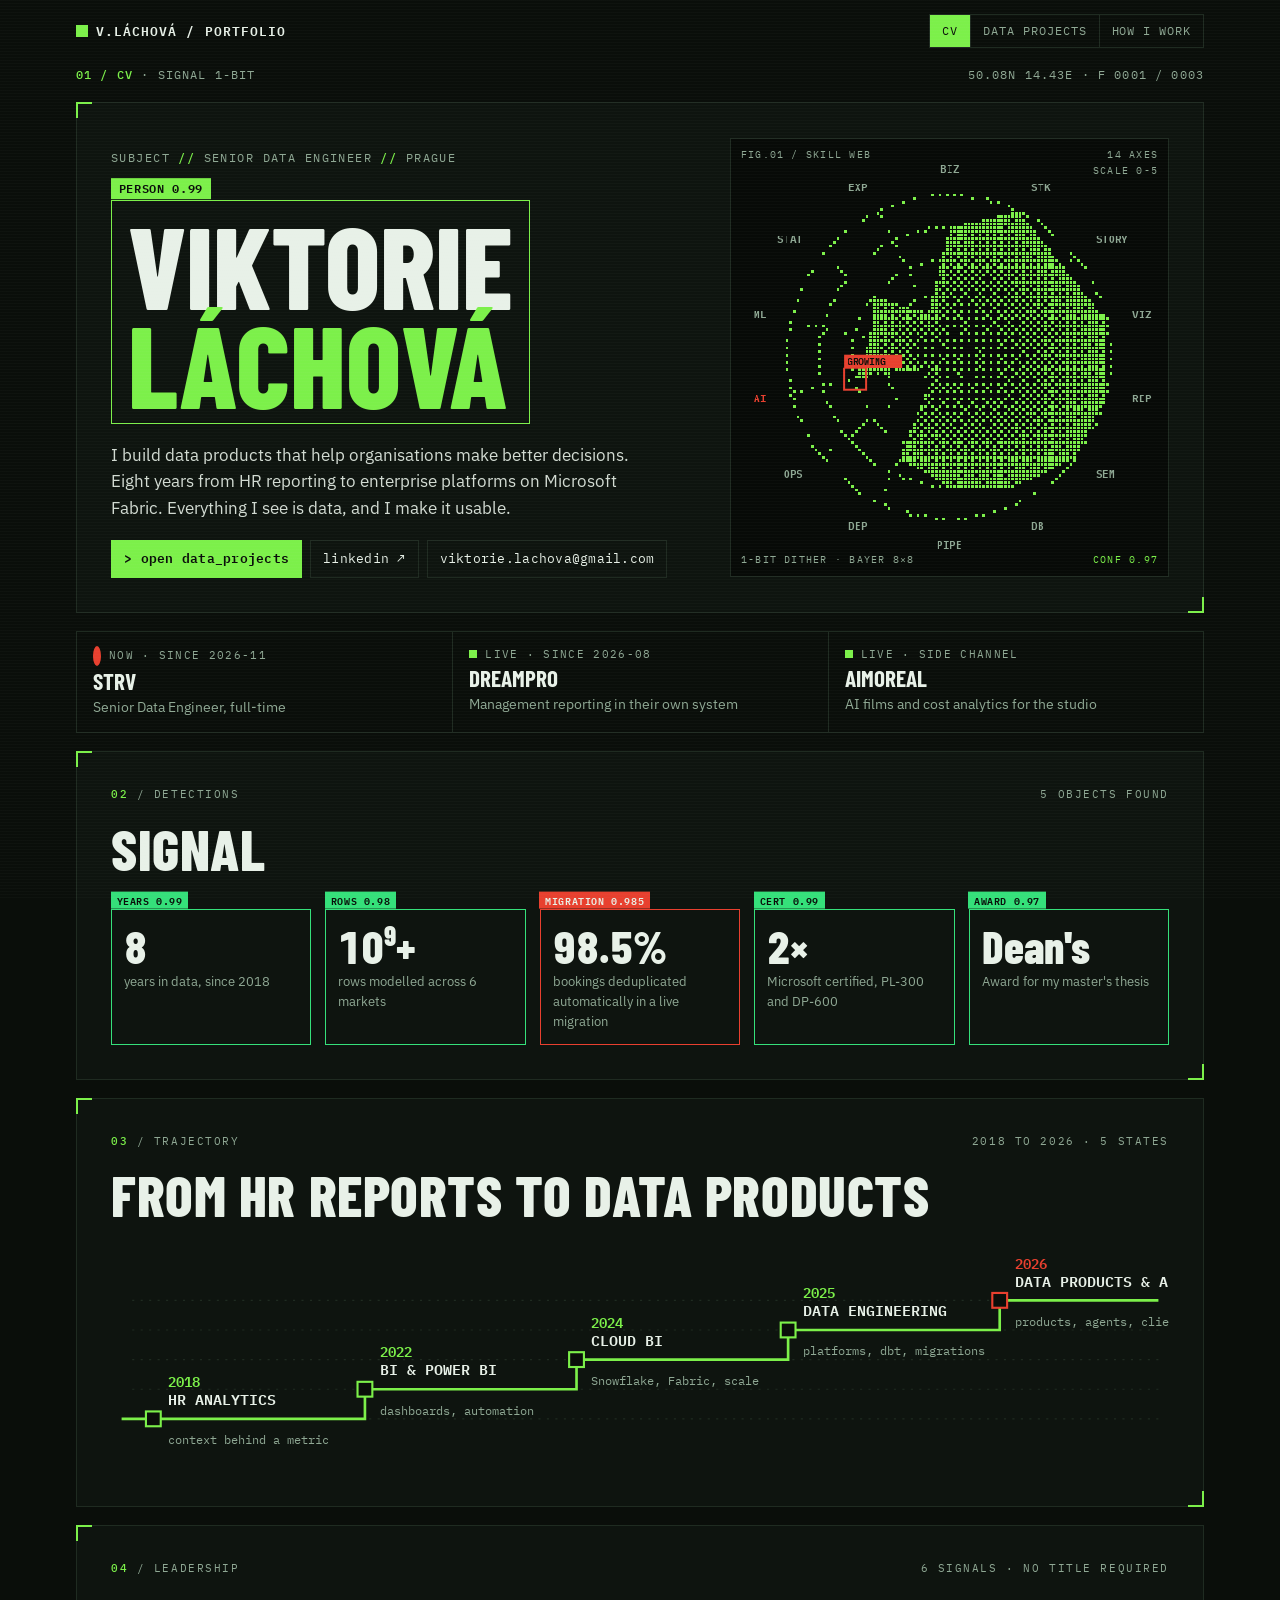
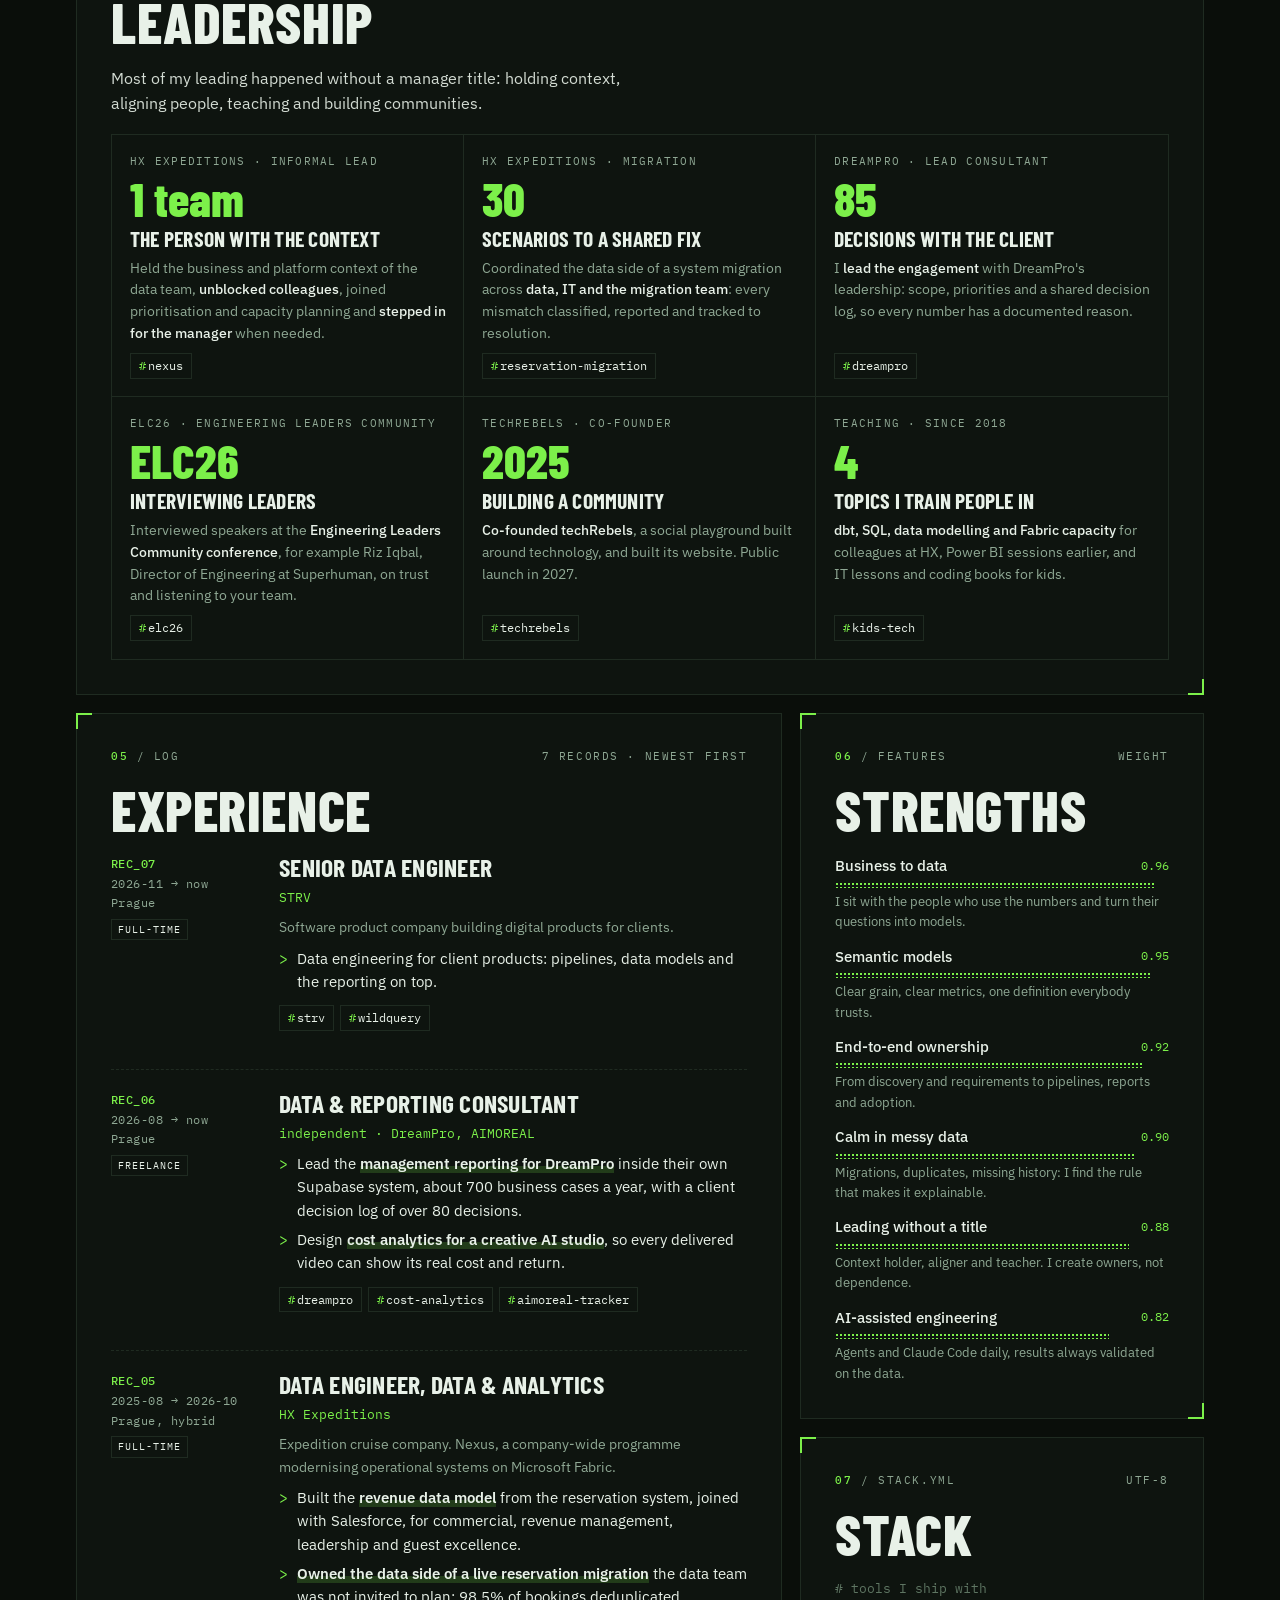
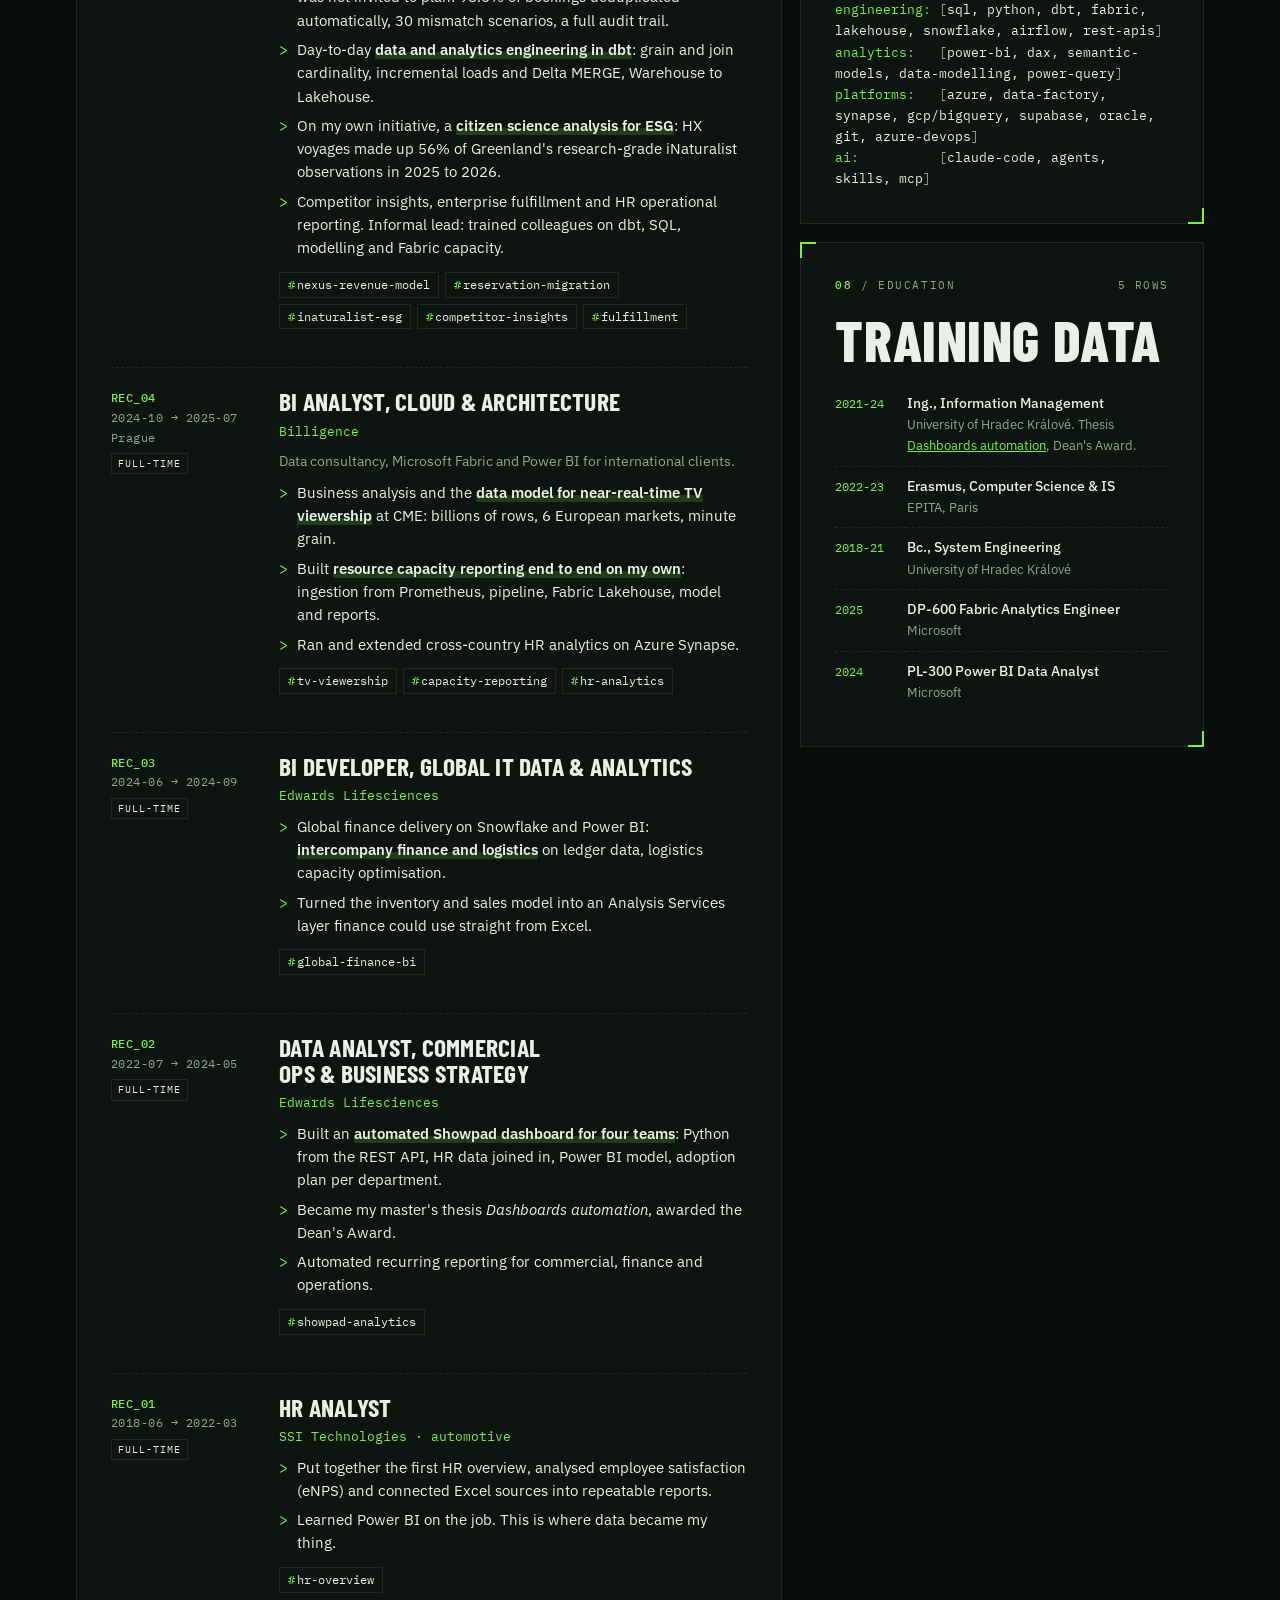
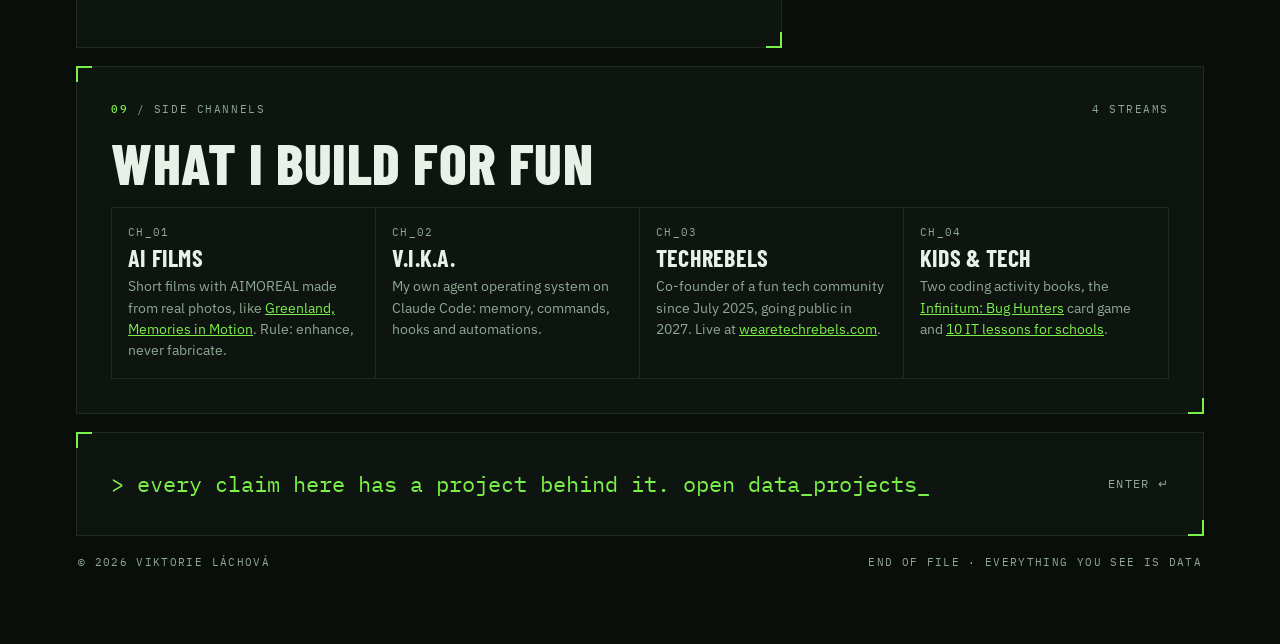
<file: index.html>
<!doctype html>
<html lang="en">
<meta charset="utf-8">
<meta name="viewport" content="width=device-width, initial-scale=1, viewport-fit=cover">
<title>Viktorie Láchová · CV</title>
<meta name="claude:viewport-fit-sides" content="cover">
<meta name="description" content="CV of Viktorie Láchová, Senior Data Engineer in Prague: data products, Microsoft Fabric, dbt, semantic models.">
<meta property="og:title" content="Viktorie Láchová · CV">
<meta property="og:description" content="Senior Data Engineer in Prague: data products, Microsoft Fabric, dbt, semantic models.">
<meta property="og:type" content="website">
<link rel="preconnect" href="https://fonts.googleapis.com">
<link rel="stylesheet" href="https://fonts.googleapis.com/css2?family=Barlow+Condensed:wght@500;700;800&family=IBM+Plex+Mono:wght@400;500;600&family=IBM+Plex+Sans:wght@400;500&display=swap">
<link rel="stylesheet" href="site.css">
<style>
/* CV in the "Everything you see is data" language: near-black screen, 1-bit dithered acid green,
   one red tracker accent, HUD corner tags, detection boxes with confidence, records instead of cards.
   Deliberately single-theme (a screen), so every colour is set here explicitly. */
:root {
  --d-bg: #0A0E0A; --d-panel: #0E140F; --d-line: #1F2B21; --d-green: #7CF04A; --d-green-2: #35E07A;
  --d-ink: #E8F1E8; --d-muted: #8FA894; --d-red: #E8402F;
  --d-display: "Barlow Condensed", "Bahnschrift", "Arial Narrow", sans-serif;
  --d-mono: "IBM Plex Mono", Consolas, ui-monospace, monospace;
  --d-body: "IBM Plex Sans", "Segoe UI", system-ui, sans-serif;
  color-scheme: dark;
}
html { background: var(--d-bg); }
body { background: var(--d-bg); color: var(--d-ink); font-family: var(--d-body); }
body::after { content: ""; position: fixed; inset: 0; pointer-events: none; z-index: 50;
  background: repeating-linear-gradient(180deg, rgba(232,241,232,0.025) 0 1px, transparent 1px 3px); }
::selection { background: var(--d-green); color: var(--d-bg); }
a { color: var(--d-green); }
:focus-visible { outline: 2px solid var(--d-green); outline-offset: 2px; }
.wrap { gap: 18px; }

/* top HUD + page tabs */
.hud { display: flex; justify-content: space-between; align-items: center; gap: 12px; flex-wrap: wrap; font-family: var(--d-mono); font-size: 0.72rem; letter-spacing: 0.1em; text-transform: uppercase; color: var(--d-muted); }
.hud b { color: var(--d-green); font-weight: 500; }
.brand { color: var(--d-ink); font-family: var(--d-mono); font-weight: 600; font-size: 0.82rem; letter-spacing: 0.08em; text-transform: uppercase; }
.brand i { background: var(--d-green); border-radius: 0; width: 12px; height: 12px; }
.pages { background: transparent; border: 1px solid var(--d-line); border-radius: 0; padding: 0; gap: 0; }
.pages a { color: var(--d-muted); font-family: var(--d-mono); font-size: 0.74rem; letter-spacing: 0.08em; text-transform: uppercase; border-radius: 0; padding: 7px 12px; border-left: 1px solid var(--d-line); }
.pages a:first-child { border-left: 0; }
.pages a:hover { color: var(--d-ink); }
.pages a[aria-current="page"] { background: var(--d-green); color: var(--d-bg); }

/* frame: thin border with corner ticks and index tags, like the video's HUD */
.frame { position: relative; border: 1px solid var(--d-line); background: var(--d-panel); padding: clamp(18px, 4vw, 34px); display: flex; flex-direction: column; gap: 18px; border-radius: 0; }
.frame::before, .frame::after { content: ""; position: absolute; width: 14px; height: 14px; border-color: var(--d-green); border-style: solid; pointer-events: none; }
.frame::before { top: -1px; left: -1px; border-width: 2px 0 0 2px; }
.frame::after { bottom: -1px; right: -1px; border-width: 0 2px 2px 0; }
.idx { display: flex; justify-content: space-between; gap: 10px; flex-wrap: wrap; font-family: var(--d-mono); font-size: 0.7rem; letter-spacing: 0.14em; text-transform: uppercase; color: var(--d-muted); }
.idx b { color: var(--d-green); font-weight: 500; }
h2.big { font-family: var(--d-display); font-weight: 800; text-transform: uppercase; font-size: clamp(2rem, 5.5vw, 3.6rem); letter-spacing: 0.01em; line-height: 0.92; }

/* hero */
.hero { display: grid; grid-template-columns: minmax(0, 1.35fr) minmax(0, 1fr); gap: 26px; align-items: center; }
@media (max-width: 880px) { .hero { grid-template-columns: 1fr; } }
.hero-text { display: flex; flex-direction: column; gap: 18px; min-width: 0; padding-top: 12px; }
.subject { font-family: var(--d-mono); font-size: 0.74rem; letter-spacing: 0.12em; text-transform: uppercase; color: var(--d-muted); }
.subject b { color: var(--d-green); font-weight: 500; }
.detect { position: relative; align-self: flex-start; max-width: 100%; padding: 14px 16px 10px; border: 1.5px solid var(--d-green); margin-top: 14px; }
.detect .lab { position: absolute; top: -1px; left: -1.5px; transform: translateY(-100%); background: var(--d-green); color: var(--d-bg); font-family: var(--d-mono); font-weight: 600; font-size: 0.72rem; letter-spacing: 0.06em; padding: 2px 8px; white-space: nowrap; }
.detect h1 { font-family: var(--d-display); font-weight: 800; text-transform: uppercase; font-size: clamp(3rem, 11vw, 7.2rem); line-height: 0.86; letter-spacing: 0; color: var(--d-ink); }
.detect h1 span { color: var(--d-green); }
.lede { font-size: 1.08rem; color: var(--d-ink); opacity: 0.9; max-width: 56ch; }
.cmds { display: flex; flex-wrap: wrap; gap: 8px; }
.cmd { font-family: var(--d-mono); font-size: 0.8rem; text-decoration: none; color: var(--d-ink); border: 1px solid var(--d-line); background: transparent; padding: 8px 12px; cursor: pointer; letter-spacing: 0.02em; }
.cmd:hover { border-color: var(--d-green); color: var(--d-green); }
.cmd.go { background: var(--d-green); color: var(--d-bg); border-color: var(--d-green); font-weight: 600; }
.cmd.go:hover { background: var(--d-ink); border-color: var(--d-ink); color: var(--d-bg); }
.fig { position: relative; border: 1px solid var(--d-line); background: #070A07; aspect-ratio: 1 / 1; max-width: 100%; margin: 0; }
.fig canvas { display: block; width: 100%; height: 100%; image-rendering: pixelated; }
.fig .c { position: absolute; font-family: var(--d-mono); font-size: 0.64rem; letter-spacing: 0.12em; text-transform: uppercase; color: var(--d-muted); }
.fig .tl { top: 8px; left: 10px; } .fig .tr { top: 8px; right: 10px; text-align: right; } .fig .bl { bottom: 8px; left: 10px; } .fig .br { bottom: 8px; right: 10px; color: var(--d-green); }

/* live feed */
.feed { display: grid; grid-template-columns: repeat(3, minmax(0, 1fr)); border: 1px solid var(--d-line); }
@media (max-width: 760px) { .feed { grid-template-columns: 1fr; } }
.feed > div { padding: 14px 16px; border-left: 1px solid var(--d-line); display: flex; flex-direction: column; gap: 4px; min-width: 0; }
.feed > div:first-child { border-left: 0; }
@media (max-width: 760px) { .feed > div { border-left: 0; border-top: 1px solid var(--d-line); } .feed > div:first-child { border-top: 0; } }
.feed .t { font-family: var(--d-mono); font-size: 0.68rem; letter-spacing: 0.12em; text-transform: uppercase; color: var(--d-muted); display: flex; align-items: center; gap: 8px; }
.feed .t i { width: 8px; height: 8px; background: var(--d-green); display: inline-block; }
.feed .t i.rec { background: var(--d-red); border-radius: 50%; animation: blink 1.2s steps(2, end) infinite; }
.feed b { font-family: var(--d-display); font-size: 1.45rem; font-weight: 700; text-transform: uppercase; line-height: 1; }
.feed span { font-size: 0.86rem; color: var(--d-muted); }
@keyframes blink { 50% { opacity: 0.15; } }

/* detections (stats) */
.dets { display: grid; grid-template-columns: repeat(5, minmax(0, 1fr)); gap: 26px 14px; padding-top: 16px; }
@media (max-width: 900px) { .dets { grid-template-columns: repeat(2, minmax(0, 1fr)); } }
.det { position: relative; border: 1.5px solid var(--d-green-2); padding: 16px 12px 12px; display: flex; flex-direction: column; gap: 6px; min-width: 0; }
.det .lab { position: absolute; top: -1px; left: -1.5px; transform: translateY(-100%); background: var(--d-green-2); color: var(--d-bg); font-family: var(--d-mono); font-size: 0.62rem; font-weight: 600; letter-spacing: 0.06em; padding: 1px 6px; white-space: nowrap; }
.det b { font-family: var(--d-display); font-size: clamp(2rem, 4vw, 2.8rem); font-weight: 800; line-height: 0.9; font-variant-numeric: tabular-nums; color: var(--d-ink); }
.det span { font-size: 0.8rem; color: var(--d-muted); }
.det.red { border-color: var(--d-red); }
.det.red .lab { background: var(--d-red); color: var(--d-ink); }

/* leadership: records with a big value, like detections but calmer */
.leads { display: grid; grid-template-columns: repeat(3, minmax(0, 1fr)); border: 1px solid var(--d-line); }
@media (max-width: 900px) { .leads { grid-template-columns: repeat(2, minmax(0, 1fr)); } }
@media (max-width: 560px) { .leads { grid-template-columns: 1fr; } }
.lead { padding: 18px; border-left: 1px solid var(--d-line); border-top: 1px solid var(--d-line); margin: -1px 0 0 -1px; display: flex; flex-direction: column; gap: 8px; min-width: 0; }
.lead .k { font-family: var(--d-mono); font-size: 0.66rem; letter-spacing: 0.12em; text-transform: uppercase; color: var(--d-muted); }
.lead b { font-family: var(--d-display); font-size: clamp(2.2rem, 4vw, 3rem); font-weight: 800; line-height: 0.9; color: var(--d-green); }
.lead h3 { font-family: var(--d-display); font-size: 1.35rem; font-weight: 700; text-transform: uppercase; line-height: 1; }
.lead p { font-size: 0.88rem; color: var(--d-muted); }
.lead p strong { color: var(--d-ink); font-weight: 500; }
.lead .links { margin-top: auto; }

/* trajectory */
.traj-wrap { overflow-x: auto; }
.traj-wrap svg { display: block; width: 100%; min-width: 640px; height: auto; }
.traj-wrap text { font-family: var(--d-mono); }

/* records (experience) */
.cols { display: grid; grid-template-columns: minmax(0, 1.75fr) minmax(0, 1fr); gap: 18px; align-items: start; }
@media (max-width: 920px) { .cols { grid-template-columns: 1fr; } }
.side { display: flex; flex-direction: column; gap: 18px; min-width: 0; }
.rec { display: grid; grid-template-columns: 150px minmax(0, 1fr); gap: 18px; padding: 20px 0; border-top: 1px dashed var(--d-line); }
.rec:first-of-type { border-top: 0; padding-top: 0; }
@media (max-width: 600px) { .rec { grid-template-columns: 1fr; gap: 8px; } }
.meta { font-family: var(--d-mono); font-size: 0.72rem; line-height: 1.7; color: var(--d-muted); letter-spacing: 0.04em; }
.meta .id { color: var(--d-green); font-weight: 500; }
.meta .type { display: inline-block; margin-top: 6px; border: 1px solid var(--d-line); padding: 1px 6px; text-transform: uppercase; letter-spacing: 0.1em; font-size: 0.64rem; color: var(--d-ink); }
.body { display: flex; flex-direction: column; gap: 8px; min-width: 0; }
.body h3 { font-family: var(--d-display); font-weight: 700; text-transform: uppercase; font-size: 1.6rem; line-height: 1; letter-spacing: 0.01em; }
.body .org { font-family: var(--d-mono); font-size: 0.82rem; color: var(--d-green); }
.body .ctx { font-size: 0.9rem; color: var(--d-muted); }
.body ul { margin: 0; padding: 0; list-style: none; display: flex; flex-direction: column; gap: 6px; font-size: 0.94rem; }
.body li { position: relative; padding-left: 18px; }
.body li::before { content: ">"; position: absolute; left: 0; color: var(--d-green); font-family: var(--d-mono); }
.body strong { color: var(--d-ink); font-weight: 600; background: linear-gradient(transparent 62%, rgba(124,240,74,0.18) 62%); }
.links { display: flex; flex-wrap: wrap; gap: 6px; margin-top: 4px; }
.links a { font-family: var(--d-mono); font-size: 0.72rem; text-decoration: none; color: var(--d-ink); border: 1px solid var(--d-line); padding: 3px 8px; }
.links a::before { content: "#"; color: var(--d-green); margin-right: 2px; }
.links a:hover { border-color: var(--d-green); color: var(--d-green); }

/* features (strengths) */
.feat { display: flex; flex-direction: column; gap: 12px; }
.feat div { display: grid; grid-template-columns: minmax(0, 1fr) 70px; gap: 4px 12px; align-items: center; }
.feat b { font-size: 0.95rem; font-weight: 500; }
.feat .w { font-family: var(--d-mono); font-size: 0.72rem; color: var(--d-green); text-align: right; }
.feat .bar { grid-column: 1 / -1; height: 6px; background-image: radial-gradient(var(--d-green) 1px, transparent 1.4px); background-size: 4px 4px; }
.feat span.d { grid-column: 1 / -1; font-size: 0.82rem; color: var(--d-muted); }

/* stack as code */
pre.code { margin: 0; font-family: var(--d-mono); font-size: 0.8rem; line-height: 1.65; color: var(--d-ink); white-space: pre-wrap; overflow-wrap: anywhere; }
.code .k { color: var(--d-green); } .code .p { color: var(--d-muted); } .code .c { color: #5E7562; }

/* table (education) */
.tbl { width: 100%; border-collapse: collapse; font-size: 0.86rem; }
.tbl td { padding: 9px 0; border-top: 1px dashed var(--d-line); vertical-align: top; }
.tbl tr:first-child td { border-top: 0; }
.tbl td:first-child { font-family: var(--d-mono); font-size: 0.72rem; color: var(--d-green); width: 72px; padding-top: 11px; }
.tbl b { display: block; font-weight: 500; }
.tbl span { color: var(--d-muted); font-size: 0.82rem; }

/* side channels */
.chan { display: grid; grid-template-columns: repeat(4, minmax(0, 1fr)); border: 1px solid var(--d-line); }
@media (max-width: 900px) { .chan { grid-template-columns: repeat(2, minmax(0, 1fr)); } }
@media (max-width: 520px) { .chan { grid-template-columns: 1fr; } }
.chan > div { padding: 16px; border-left: 1px solid var(--d-line); border-top: 1px solid var(--d-line); margin: -1px 0 0 -1px; display: flex; flex-direction: column; gap: 6px; min-width: 0; }
.chan .n { font-family: var(--d-mono); font-size: 0.66rem; letter-spacing: 0.12em; color: var(--d-muted); }
.chan h3 { font-family: var(--d-display); font-size: 1.5rem; font-weight: 700; text-transform: uppercase; line-height: 1; }
.chan p { font-size: 0.86rem; color: var(--d-muted); }

/* prompt CTA */
.prompt { display: flex; align-items: center; justify-content: space-between; gap: 14px; flex-wrap: wrap; font-family: var(--d-mono); }
.prompt a { font-size: clamp(1rem, 2.6vw, 1.4rem); color: var(--d-green); text-decoration: none; }
.prompt a::after { content: "_"; animation: blink 1s steps(2, end) infinite; }
.prompt span { color: var(--d-muted); font-size: 0.78rem; letter-spacing: 0.1em; text-transform: uppercase; }
footer { font-family: var(--d-mono); font-size: 0.7rem; letter-spacing: 0.12em; text-transform: uppercase; color: var(--d-muted); display: flex; justify-content: space-between; gap: 10px; flex-wrap: wrap; padding: 0 2px; }
@media (prefers-reduced-motion: reduce) { .feed .t i.rec, .prompt a::after { animation: none; } }
</style>

<div class="wrap">
  <nav class="topnav" aria-label="Pages">
    <a class="brand" href="index.html"><i></i>V.Láchová / portfolio</a>
    <div class="pages"><a href="index.html" aria-current="page">CV</a><a href="projects.html">Data projects</a><a href="how-i-work.html">How I work</a></div>
  </nav>
  <div class="hud" aria-hidden="true"><span><b>01 / CV</b> · signal 1-bit</span><span>50.08N 14.43E · F 0001 / 0003</span></div>

  <header class="frame">
    <div class="hero">
      <div class="hero-text">
        <span class="subject">Subject <b>//</b> Senior Data Engineer <b>//</b> Prague</span>
        <div class="detect"><span class="lab">PERSON 0.99</span><h1>Viktorie<br><span>Láchová</span></h1></div>
        <p class="lede">I build data products that help organisations make better decisions. Eight years from HR reporting to enterprise platforms on Microsoft Fabric. Everything I see is data, and I make it usable.</p>
        <div class="cmds">
          <a class="cmd go" href="projects.html">&gt; open data_projects</a>
          <a class="cmd" href="https://www.linkedin.com/in/viktorielachova" target="_blank" rel="noopener">linkedin ↗</a>
          <button class="cmd" type="button" id="copyMail" data-mail="viktorie.lachova@gmail.com">viktorie.lachova@gmail.com</button>
        </div>
      </div>
      <figure class="fig">
        <canvas id="web" width="480" height="480" role="img" aria-label="My skill web as a 1-bit dithered image, strongest in business, stakeholders, reporting and semantic models"></canvas>
        <span class="c tl">Fig.01 / skill web</span><span class="c tr">14 axes<br>scale 0-5</span>
        <span class="c bl">1-bit dither · bayer 8×8</span><span class="c br">conf 0.97</span>
      </figure>
    </div>
  </header>

  <div class="feed" aria-label="Now">
    <div><span class="t"><i class="rec"></i>Now · since 2026-11</span><b>STRV</b><span>Senior Data Engineer, full-time</span></div>
    <div><span class="t"><i></i>Live · since 2026-08</span><b>DreamPro</b><span>Management reporting in their own system</span></div>
    <div><span class="t"><i></i>Live · side channel</span><b>AIMOREAL</b><span>AI films and cost analytics for the studio</span></div>
  </div>

  <section class="frame" aria-labelledby="sig-h">
    <div class="idx"><span><b>02</b> / detections</span><span>5 objects found</span></div>
    <h2 class="big" id="sig-h">Signal</h2>
    <div class="dets">
      <div class="det"><span class="lab">YEARS 0.99</span><b>8</b><span>years in data, since 2018</span></div>
      <div class="det"><span class="lab">ROWS 0.98</span><b>10⁹+</b><span>rows modelled across 6 markets</span></div>
      <div class="det red"><span class="lab">MIGRATION 0.985</span><b>98.5%</b><span>bookings deduplicated automatically in a live migration</span></div>
      <div class="det"><span class="lab">CERT 0.99</span><b>2×</b><span>Microsoft certified, PL-300 and DP-600</span></div>
      <div class="det"><span class="lab">AWARD 0.97</span><b>Dean's</b><span>Award for my master's thesis</span></div>
    </div>
  </section>

  <section class="frame" aria-labelledby="traj-h">
    <div class="idx"><span><b>03</b> / trajectory</span><span>2018 to 2026 · 5 states</span></div>
    <h2 class="big" id="traj-h">From HR reports to data products</h2>
    <div class="traj-wrap"><svg id="trajSvg" viewBox="0 0 1000 220" role="img" aria-label="Career path from HR analytics in 2018 to data products and AI in 2026"></svg></div>
  </section>

  <section class="frame" aria-labelledby="lead-h">
    <div class="idx"><span><b>04</b> / leadership</span><span>6 signals · no title required</span></div>
    <h2 class="big" id="lead-h">Leadership</h2>
    <p class="lede" style="font-size:1rem">Most of my leading happened without a manager title: holding context, aligning people, teaching and building communities.</p>
    <div class="leads">
      <div class="lead"><span class="k">HX Expeditions · informal lead</span><b>1 team</b><h3>The person with the context</h3><p>Held the business and platform context of the data team, <strong>unblocked colleagues</strong>, joined prioritisation and capacity planning and <strong>stepped in for the manager</strong> when needed.</p><div class="links"><a href="projects.html#hx-nexus">nexus</a></div></div>
      <div class="lead"><span class="k">HX Expeditions · migration</span><b>30</b><h3>Scenarios to a shared fix</h3><p>Coordinated the data side of a system migration across <strong>data, IT and the migration team</strong>: every mismatch classified, reported and tracked to resolution.</p><div class="links"><a href="projects.html#hx-migration">reservation-migration</a></div></div>
      <div class="lead"><span class="k">DreamPro · lead consultant</span><b>85</b><h3>Decisions with the client</h3><p>I <strong>lead the engagement</strong> with DreamPro's leadership: scope, priorities and a shared decision log, so every number has a documented reason.</p><div class="links"><a href="projects.html#dreampro">dreampro</a></div></div>
      <div class="lead"><span class="k">ELC26 · Engineering Leaders Community</span><b>ELC26</b><h3>Interviewing leaders</h3><p>Interviewed speakers at the <strong>Engineering Leaders Community conference</strong>, for example Riz Iqbal, Director of Engineering at Superhuman, on trust and listening to your team.</p><div class="links"><a href="projects.html#elc26">elc26</a></div></div>
      <div class="lead"><span class="k">techRebels · co-founder</span><b>2025</b><h3>Building a community</h3><p><strong>Co-founded techRebels</strong>, a social playground built around technology, and built its website. Public launch in 2027.</p><div class="links"><a href="projects.html#techrebels">techrebels</a></div></div>
      <div class="lead"><span class="k">Teaching · since 2018</span><b>4</b><h3>Topics I train people in</h3><p><strong>dbt, SQL, data modelling and Fabric capacity</strong> for colleagues at HX, Power BI sessions earlier, and IT lessons and coding books for kids.</p><div class="links"><a href="projects.html#kids-tech">kids-tech</a></div></div>
    </div>
  </section>

  <div class="cols">
    <section class="frame" aria-labelledby="log-h">
      <div class="idx"><span><b>05</b> / log</span><span>7 records · newest first</span></div>
      <h2 class="big" id="log-h">Experience</h2>

      <article class="rec">
        <div class="meta"><span class="id">REC_07</span><br>2026-11 → now<br>Prague<br><span class="type">full-time</span></div>
        <div class="body">
          <h3>Senior Data Engineer</h3>
          <span class="org">STRV</span>
          <span class="ctx">Software product company building digital products for clients.</span>
          <ul>
            <li>Data engineering for client products: pipelines, data models and the reporting on top.</li>
          </ul>
          <div class="links"><a href="projects.html#strv">strv</a><a href="projects.html#wildquery">wildquery</a></div>
        </div>
      </article>

      <article class="rec">
        <div class="meta"><span class="id">REC_06</span><br>2026-08 → now<br>Prague<br><span class="type">freelance</span></div>
        <div class="body">
          <h3>Data & reporting consultant</h3>
          <span class="org">independent · DreamPro, AIMOREAL</span>
          <ul>
            <li>Lead the <strong>management reporting for DreamPro</strong> inside their own Supabase system, about 700 business cases a year, with a client decision log of over 80 decisions.</li>
            <li>Design <strong>cost analytics for a creative AI studio</strong>, so every delivered video can show its real cost and return.</li>
          </ul>
          <div class="links"><a href="projects.html#dreampro">dreampro</a><a href="projects.html#aimoreal-cost">cost-analytics</a><a href="projects.html#aimoreal-tracker">aimoreal-tracker</a></div>
        </div>
      </article>

      <article class="rec">
        <div class="meta"><span class="id">REC_05</span><br>2025-08 → 2026-10<br>Prague, hybrid<br><span class="type">full-time</span></div>
        <div class="body">
          <h3>Data Engineer, Data & Analytics</h3>
          <span class="org">HX Expeditions</span>
          <span class="ctx">Expedition cruise company. Nexus, a company-wide programme modernising operational systems on Microsoft Fabric.</span>
          <ul>
            <li>Built the <strong>revenue data model</strong> from the reservation system, joined with Salesforce, for commercial, revenue management, leadership and guest excellence.</li>
            <li><strong>Owned the data side of a live reservation migration</strong> the data team was not invited to plan: 98.5% of bookings deduplicated automatically, 30 mismatch scenarios, a full audit trail.</li>
            <li>Day-to-day <strong>data and analytics engineering in dbt</strong>: grain and join cardinality, incremental loads and Delta MERGE, Warehouse to Lakehouse.</li>
            <li>On my own initiative, a <strong>citizen science analysis for ESG</strong>: HX voyages made up 56% of Greenland's research-grade iNaturalist observations in 2025 to 2026.</li>
            <li>Competitor insights, enterprise fulfillment and HR operational reporting. Informal lead: trained colleagues on dbt, SQL, modelling and Fabric capacity.</li>
          </ul>
          <div class="links"><a href="projects.html#hx-nexus">nexus-revenue-model</a><a href="projects.html#hx-migration">reservation-migration</a><a href="projects.html#hx-inaturalist">inaturalist-esg</a><a href="projects.html#hx-competitor">competitor-insights</a><a href="projects.html#hx-fulfillment">fulfillment</a></div>
        </div>
      </article>

      <article class="rec">
        <div class="meta"><span class="id">REC_04</span><br>2024-10 → 2025-07<br>Prague<br><span class="type">full-time</span></div>
        <div class="body">
          <h3>BI Analyst, Cloud & Architecture</h3>
          <span class="org">Billigence</span>
          <span class="ctx">Data consultancy, Microsoft Fabric and Power BI for international clients.</span>
          <ul>
            <li>Business analysis and the <strong>data model for near-real-time TV viewership</strong> at CME: billions of rows, 6 European markets, minute grain.</li>
            <li>Built <strong>resource capacity reporting end to end on my own</strong>: ingestion from Prometheus, pipeline, Fabric Lakehouse, model and reports.</li>
            <li>Ran and extended cross-country HR analytics on Azure Synapse.</li>
          </ul>
          <div class="links"><a href="projects.html#billigence-tv">tv-viewership</a><a href="projects.html#billigence-prometheus">capacity-reporting</a><a href="projects.html#billigence-hr">hr-analytics</a></div>
        </div>
      </article>

      <article class="rec">
        <div class="meta"><span class="id">REC_03</span><br>2024-06 → 2024-09<br><span class="type">full-time</span></div>
        <div class="body">
          <h3>BI Developer, Global IT Data & Analytics</h3>
          <span class="org">Edwards Lifesciences</span>
          <ul>
            <li>Global finance delivery on Snowflake and Power BI: <strong>intercompany finance and logistics</strong> on ledger data, logistics capacity optimisation.</li>
            <li>Turned the inventory and sales model into an Analysis Services layer finance could use straight from Excel.</li>
          </ul>
          <div class="links"><a href="projects.html#edwards-finance">global-finance-bi</a></div>
        </div>
      </article>

      <article class="rec">
        <div class="meta"><span class="id">REC_02</span><br>2022-07 → 2024-05<br><span class="type">full-time</span></div>
        <div class="body">
          <h3>Data Analyst, Commercial Ops & Business Strategy</h3>
          <span class="org">Edwards Lifesciences</span>
          <ul>
            <li>Built an <strong>automated Showpad dashboard for four teams</strong>: Python from the REST API, HR data joined in, Power BI model, adoption plan per department.</li>
            <li>Became my master's thesis <em>Dashboards automation</em>, awarded the Dean's Award.</li>
            <li>Automated recurring reporting for commercial, finance and operations.</li>
          </ul>
          <div class="links"><a href="projects.html#edwards-showpad">showpad-analytics</a></div>
        </div>
      </article>

      <article class="rec">
        <div class="meta"><span class="id">REC_01</span><br>2018-06 → 2022-03<br><span class="type">full-time</span></div>
        <div class="body">
          <h3>HR Analyst</h3>
          <span class="org">SSI Technologies · automotive</span>
          <ul>
            <li>Put together the first HR overview, analysed employee satisfaction (eNPS) and connected Excel sources into repeatable reports.</li>
            <li>Learned Power BI on the job. This is where data became my thing.</li>
          </ul>
          <div class="links"><a href="projects.html#ssi-hr">hr-overview</a></div>
        </div>
      </article>
    </section>

    <div class="side">
      <section class="frame" aria-labelledby="feat-h">
        <div class="idx"><span><b>06</b> / features</span><span>weight</span></div>
        <h2 class="big" id="feat-h">Strengths</h2>
        <div class="feat">
          <div><b>Business to data</b><span class="w">0.96</span><span class="bar" style="width:96%"></span><span class="d">I sit with the people who use the numbers and turn their questions into models.</span></div>
          <div><b>Semantic models</b><span class="w">0.95</span><span class="bar" style="width:95%"></span><span class="d">Clear grain, clear metrics, one definition everybody trusts.</span></div>
          <div><b>End-to-end ownership</b><span class="w">0.92</span><span class="bar" style="width:92%"></span><span class="d">From discovery and requirements to pipelines, reports and adoption.</span></div>
          <div><b>Calm in messy data</b><span class="w">0.90</span><span class="bar" style="width:90%"></span><span class="d">Migrations, duplicates, missing history: I find the rule that makes it explainable.</span></div>
          <div><b>Leading without a title</b><span class="w">0.88</span><span class="bar" style="width:88%"></span><span class="d">Context holder, aligner and teacher. I create owners, not dependence.</span></div>
          <div><b>AI-assisted engineering</b><span class="w">0.82</span><span class="bar" style="width:82%"></span><span class="d">Agents and Claude Code daily, results always validated on the data.</span></div>
        </div>
      </section>

      <section class="frame" aria-labelledby="stack-h">
        <div class="idx"><span><b>07</b> / stack.yml</span><span>utf-8</span></div>
        <h2 class="big" id="stack-h">Stack</h2>
<pre class="code"><span class="c"># tools I ship with</span>
<span class="k">engineering</span><span class="p">:</span> <span class="p">[</span>sql, python, dbt, fabric, lakehouse, snowflake, airflow, rest-apis<span class="p">]</span>
<span class="k">analytics</span><span class="p">:</span>   <span class="p">[</span>power-bi, dax, semantic-models, data-modelling, power-query<span class="p">]</span>
<span class="k">platforms</span><span class="p">:</span>   <span class="p">[</span>azure, data-factory, synapse, gcp/bigquery, supabase, oracle, git, azure-devops<span class="p">]</span>
<span class="k">ai</span><span class="p">:</span>          <span class="p">[</span>claude-code, agents, skills, mcp<span class="p">]</span></pre>
      </section>

      <section class="frame" aria-labelledby="edu-h">
        <div class="idx"><span><b>08</b> / education</span><span>5 rows</span></div>
        <h2 class="big" id="edu-h">Training data</h2>
        <table class="tbl">
          <tr><td>2021-24</td><td><b>Ing., Information Management</b><span>University of Hradec Králové. Thesis <a href="https://theses.cz/id/qwyja7/" target="_blank" rel="noopener">Dashboards automation</a>, Dean's Award.</span></td></tr>
          <tr><td>2022-23</td><td><b>Erasmus, Computer Science & IS</b><span>EPITA, Paris</span></td></tr>
          <tr><td>2018-21</td><td><b>Bc., System Engineering</b><span>University of Hradec Králové</span></td></tr>
          <tr><td>2025</td><td><b>DP-600 Fabric Analytics Engineer</b><span>Microsoft</span></td></tr>
          <tr><td>2024</td><td><b>PL-300 Power BI Data Analyst</b><span>Microsoft</span></td></tr>
        </table>
      </section>
    </div>
  </div>

  <section class="frame" aria-labelledby="ch-h">
    <div class="idx"><span><b>09</b> / side channels</span><span>4 streams</span></div>
    <h2 class="big" id="ch-h">What I build for fun</h2>
    <div class="chan">
      <div><span class="n">CH_01</span><h3>AI films</h3><p>Short films with AIMOREAL made from real photos, like <a href="projects.html#aimoreal-film">Greenland, Memories in Motion</a>. Rule: enhance, never fabricate.</p></div>
      <div><span class="n">CH_02</span><h3>V.I.K.A.</h3><p>My own agent operating system on Claude Code: memory, commands, hooks and automations.</p></div>
      <div><span class="n">CH_03</span><h3>techRebels</h3><p>Co-founder of a fun tech community since July 2025, going public in 2027. Live at <a href="https://wearetechrebels.com" target="_blank" rel="noopener">wearetechrebels.com</a>.</p></div>
      <div><span class="n">CH_04</span><h3>Kids & tech</h3><p>Two coding activity books, the <a href="projects.html#bug-hunters">Infinitum: Bug Hunters</a> card game and <a href="projects.html#kids-tech">10 IT lessons for schools</a>.</p></div>
    </div>
  </section>

  <section class="frame">
    <div class="prompt"><a href="projects.html">&gt; every claim here has a project behind it. open data_projects</a><span>enter ↵</span></div>
  </section>

  <footer><span>© 2026 Viktorie Láchová</span><span>end of file · everything you see is data</span></footer>
</div>

<script>
/* copy email */
const btn = document.getElementById("copyMail");
btn.addEventListener("click", async () => {
  const mail = btn.dataset.mail;
  try { await navigator.clipboard.writeText(mail); btn.textContent = "copied ✓"; }
  catch { const r = document.createRange(); r.selectNodeContents(btn); const s = getSelection(); s.removeAllRanges(); s.addRange(r); }
  setTimeout(() => { btn.textContent = mail; }, 1800);
});

/* 1-bit dithered skill web, same values as the projects page */
const WEB = [4, 5, 4.5, 5, 5, 5, 4.5, 4, 3.5, 0.5, 3, 2.5, 3, 1.5];
const LAB = ["BIZ", "STK", "STORY", "VIZ", "REP", "SEM", "DB", "PIPE", "DEP", "OPS", "AI", "ML", "STAT", "EXP"];
const BAYER = [0,32,8,40,2,34,10,42,48,16,56,24,50,18,58,26,12,44,4,36,14,46,6,38,60,28,52,20,62,30,54,22,3,35,11,43,1,33,9,41,51,19,59,27,49,17,57,25,15,47,7,39,13,45,5,37,63,31,55,23,61,29,53,21].map(v => (v + 0.5) / 64);
const cv = document.getElementById("web"), ctx = cv.getContext("2d");
const S = cv.width, CELL = 4, G = S / CELL, N = WEB.length, R = 0.74;
const angOf = i => -Math.PI / 2 + i * 2 * Math.PI / N;
function radiusAt(th) {
  // radius of the skill polygon at angle th: intersect the ray with the edge between neighbouring axes
  let a = (th + Math.PI / 2) / (2 * Math.PI) * N; a = ((a % N) + N) % N;
  const i = Math.floor(a) % N, j = (i + 1) % N;
  const p1 = [Math.cos(angOf(i)) * WEB[i] / 5, Math.sin(angOf(i)) * WEB[i] / 5];
  const p2 = [Math.cos(angOf(j)) * WEB[j] / 5, Math.sin(angOf(j)) * WEB[j] / 5];
  const dx = Math.cos(th), dy = Math.sin(th), ex = p2[0] - p1[0], ey = p2[1] - p1[1];
  const den = dx * ey - dy * ex;
  const t = Math.abs(den) < 1e-9 ? Math.hypot(p1[0], p1[1]) : (p1[0] * ey - p1[1] * ex) / den;
  return R * Math.max(0, t);
}
const field = new Float32Array(G * G);
for (let y = 0; y < G; y++) for (let x = 0; x < G; x++) {
  const u = (x + 0.5) / G * 2 - 1, v = (y + 0.5) / G * 2 - 1;
  const r = Math.hypot(u, v), th = Math.atan2(v, u), rp = radiusAt(th);
  let I = 0;
  if (r <= rp) I = 0.16 + 0.84 * Math.pow(r / Math.max(rp, 1e-6), 1.6);
  for (let k = 1; k <= 5; k++) if (Math.abs(r - R * k / 5) < 0.007) I = Math.max(I, 0.42);
  let a = (th + Math.PI / 2) / (2 * Math.PI) * N; a = ((a % N) + N) % N;
  if (r < R && Math.abs(a - Math.round(a)) * (2 * Math.PI / N) * r < 0.006) I = Math.max(I, 0.34);
  field[y * G + x] = I;
}
const reduce = matchMedia("(prefers-reduced-motion: reduce)").matches;
function draw(shift) {
  ctx.fillStyle = "#070A07"; ctx.fillRect(0, 0, S, S);
  ctx.fillStyle = "#7CF04A";
  for (let y = 0; y < G; y++) for (let x = 0; x < G; x++) {
    const t = BAYER[((y + shift) % 8) * 8 + ((x + shift * 3) % 8)];
    if (field[y * G + x] > t) ctx.fillRect(x * CELL, y * CELL, CELL - 1, CELL - 1);
  }
  ctx.font = "600 11px 'IBM Plex Mono', Consolas, monospace"; ctx.textBaseline = "middle";
  LAB.forEach((l, i) => {
    const th = angOf(i), x = S / 2 + Math.cos(th) * S / 2 * 0.86, y = S / 2 + Math.sin(th) * S / 2 * 0.86;
    ctx.textAlign = Math.abs(Math.cos(th)) < 0.2 ? "center" : Math.cos(th) > 0 ? "left" : "right";
    ctx.fillStyle = l === "AI" ? "#E8402F" : "#8FA894"; ctx.fillText(l, x, y);
  });
  // red tracker on the axis I am growing now
  const ai = LAB.indexOf("AI"), th = angOf(ai), rr = R * WEB[ai] / 5 * S / 2;
  const px = S / 2 + Math.cos(th) * rr, py = S / 2 + Math.sin(th) * rr;
  ctx.strokeStyle = "#E8402F"; ctx.lineWidth = 2; ctx.strokeRect(px - 12, py - 12, 24, 24);
  ctx.fillStyle = "#E8402F"; ctx.fillRect(px - 12, py - 27, 64, 15);
  ctx.fillStyle = "#0A0E0A"; ctx.font = "600 10px 'IBM Plex Mono', Consolas, monospace"; ctx.textAlign = "left"; ctx.fillText("GROWING", px - 8, py - 19);
}
let f = 0; draw(0);
if (!reduce) setInterval(() => { f = (f + 1) % 8; draw(f); }, 420);
if (document.fonts) document.fonts.ready.then(() => draw(f));

/* trajectory: a stepped signal rising through five states */
const T = [
  { y: 2018, l: "HR analytics", d: "context behind a metric" },
  { y: 2022, l: "BI & Power BI", d: "dashboards, automation" },
  { y: 2024, l: "Cloud BI", d: "Snowflake, Fabric, scale" },
  { y: 2025, l: "Data engineering", d: "platforms, dbt, migrations" },
  { y: 2026, l: "Data products & AI", d: "products, agents, clients" },
];
const sv = document.getElementById("trajSvg"), NS = "http://www.w3.org/2000/svg";
const mk = (t, a) => { const e = document.createElementNS(NS, t); for (const k in a) e.setAttribute(k, a[k]); sv.appendChild(e); return e; };
const X = i => 40 + i * 200, Y = i => 170 - i * 28;
for (let g = 0; g <= 4; g++) mk("line", { x1: 20, x2: 990, y1: 58 + g * 28, y2: 58 + g * 28, stroke: "#1F2B21", "stroke-dasharray": "2 6" });
let d = `M 10 ${Y(0)}`;
T.forEach((s, i) => { d += ` L ${X(i)} ${Y(Math.max(0, i - 1))} L ${X(i)} ${Y(i)}`; });
d += ` L 990 ${Y(4)}`;
mk("path", { d, fill: "none", stroke: "#7CF04A", "stroke-width": 2.5 });
T.forEach((s, i) => {
  const c = i === T.length - 1 ? "#E8402F" : "#7CF04A";
  mk("rect", { x: X(i) - 7, y: Y(i) - 7, width: 14, height: 14, fill: "#0A0E0A", stroke: c, "stroke-width": 2 });
  mk("text", { x: X(i) + 14, y: Y(i) - 30, fill: c, "font-size": 13, "font-weight": 600 }).textContent = s.y;
  mk("text", { x: X(i) + 14, y: Y(i) - 13, fill: "#E8F1E8", "font-size": 14, "font-weight": 600 }).textContent = s.l.toUpperCase();
  mk("text", { x: X(i) + 14, y: Y(i) + 24, fill: "#8FA894", "font-size": 11 }).textContent = s.d;
});
</script>
</file>
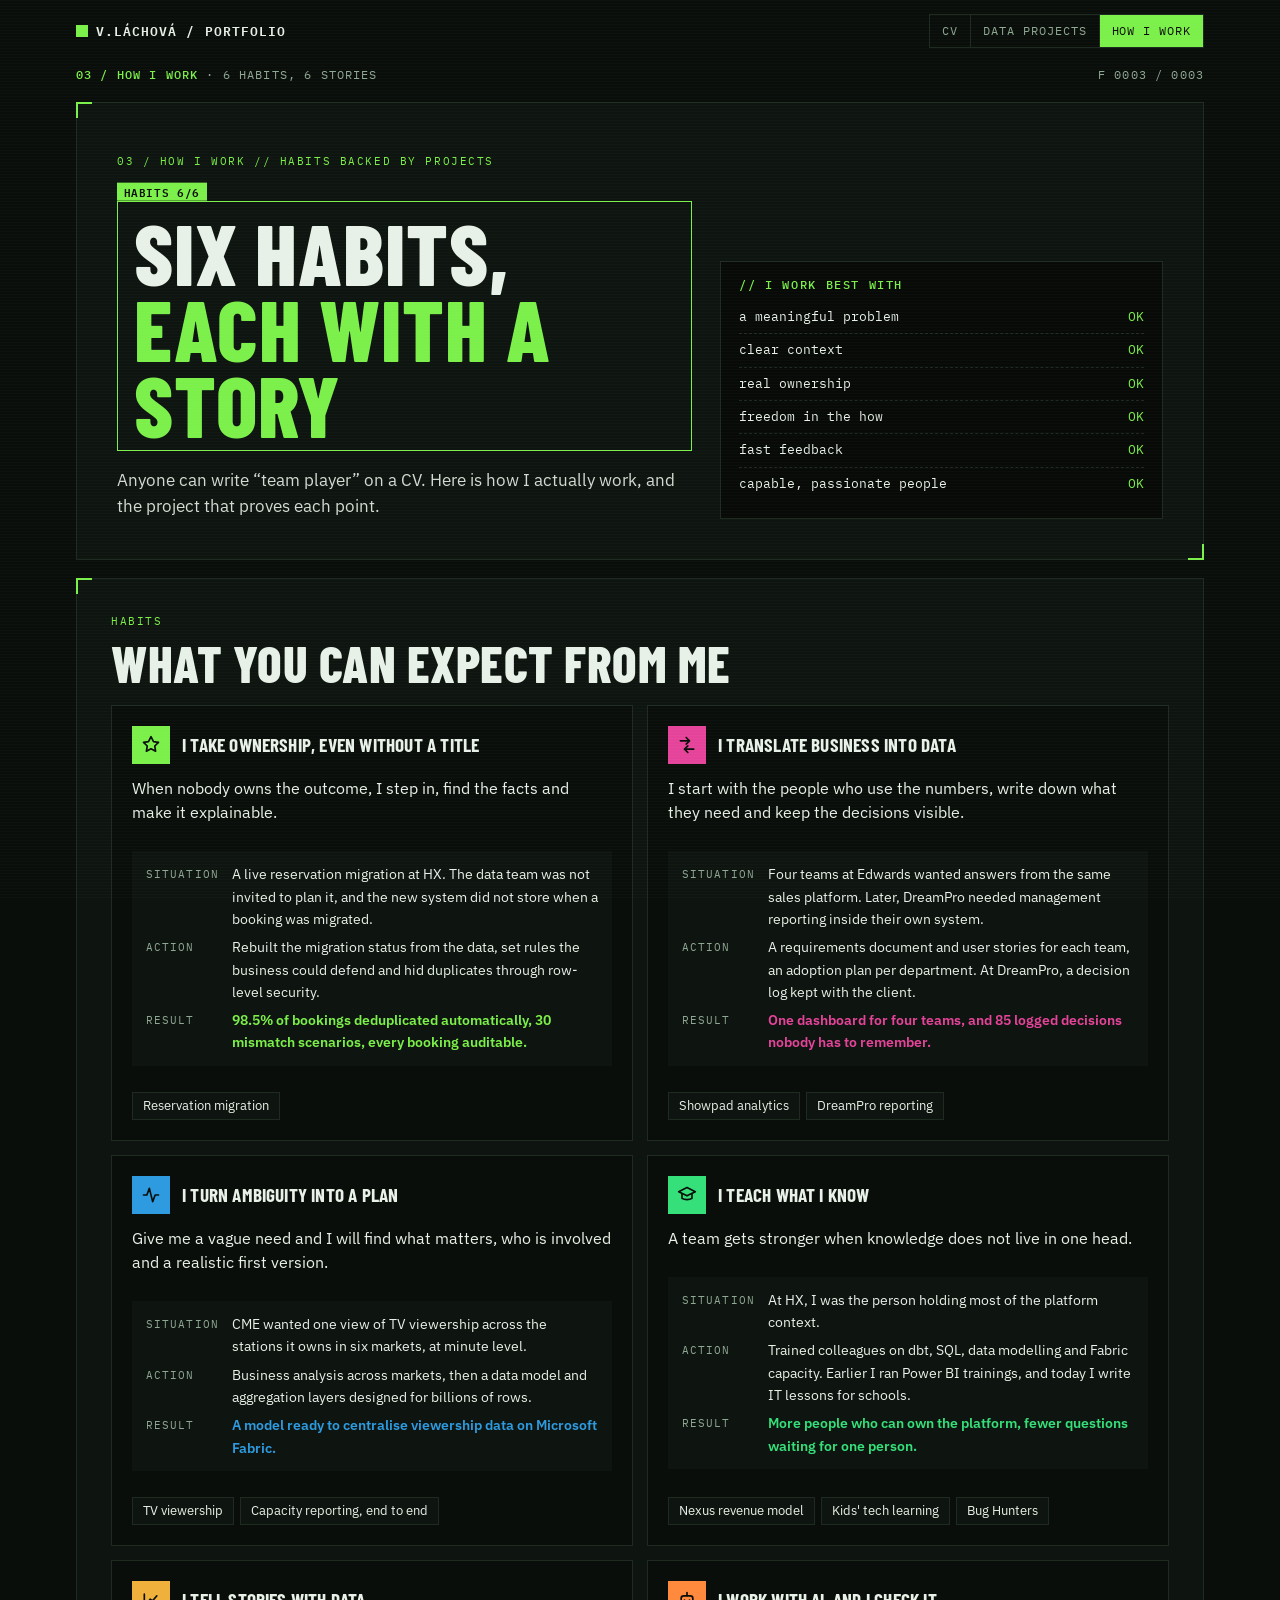
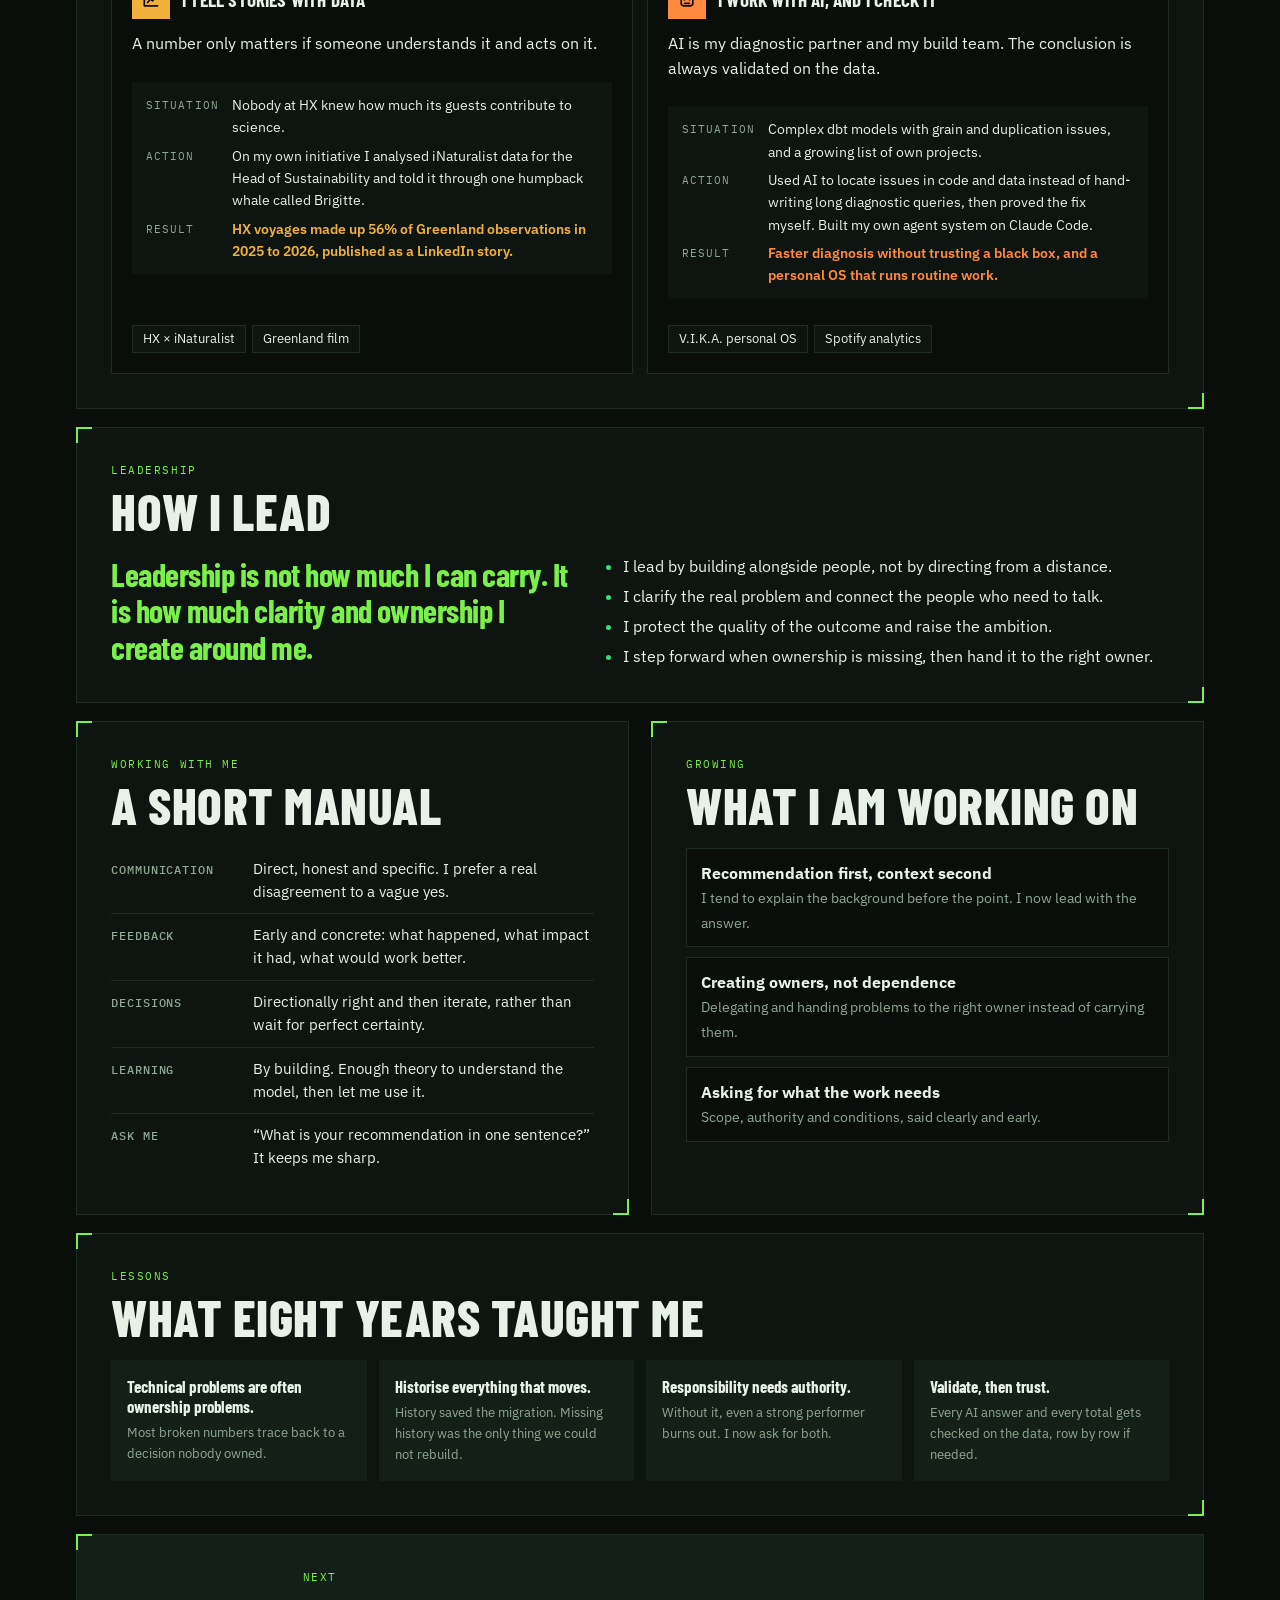
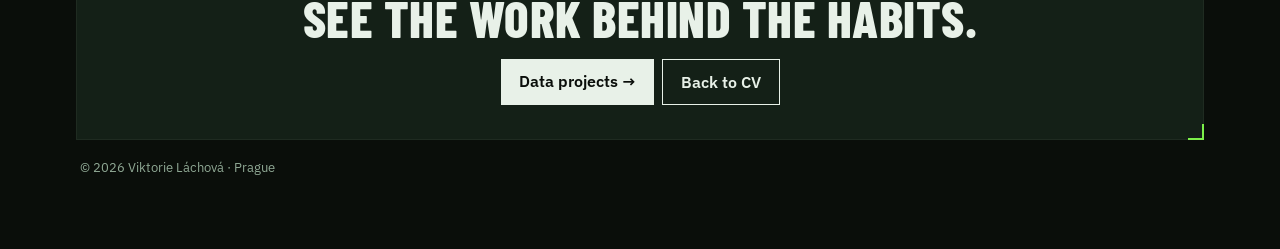
<file: how-i-work.html>
<!doctype html>
<html lang="en">
<meta charset="utf-8">
<meta name="viewport" content="width=device-width, initial-scale=1, viewport-fit=cover">
<title>Viktorie Láchová · How I Work</title>
<meta name="claude:viewport-fit-sides" content="cover">
<meta name="description" content="How Viktorie Láchová works: six habits, each backed by a real story, plus how to work with her.">
<meta property="og:title" content="Viktorie Láchová · How I Work">
<meta property="og:description" content="Six working habits, each backed by a real project story.">
<meta property="og:type" content="website">
<link rel="preconnect" href="https://fonts.googleapis.com">
<link rel="stylesheet" href="https://fonts.googleapis.com/css2?family=Barlow+Condensed:wght@500;700;800&family=IBM+Plex+Mono:wght@400;500;600&family=IBM+Plex+Sans:wght@400;500;600&display=swap">
<link rel="stylesheet" href="site.css">
<style>
/* How I work: short hero with a one-sentence manual, six habit cards each proving itself with a story, then working-with-me notes and lessons. */
.hero { position: relative; background: var(--sheet); border: 1px solid var(--line); padding: clamp(22px, 4vw, 40px);
  display: grid; grid-template-columns: minmax(0, 1.3fr) minmax(0, 1fr); gap: 28px; align-items: end; }
.hero::before, .hero::after { content: ""; position: absolute; width: 14px; height: 14px; border-color: var(--sig); border-style: solid; }
.hero::before { top: -1px; left: -1px; border-width: 2px 0 0 2px; }
.hero::after { bottom: -1px; right: -1px; border-width: 0 2px 2px 0; }
@media (max-width: 860px) { .hero { grid-template-columns: 1fr; } }
.hero-text { display: flex; flex-direction: column; gap: 16px; min-width: 0; padding-top: 10px; }
.hero .detect { align-self: flex-start; max-width: 100%; padding: 12px 16px 8px; margin-top: 14px; }
.hero h1 { font-size: clamp(2.6rem, 8vw, 5.4rem); }
.hero h1 span { color: var(--sig); }
.hero p { font-size: 1.06rem; opacity: 0.9; }
.quick { border: 1px solid var(--line); background: #070A07; padding: 18px; display: flex; flex-direction: column; gap: 10px; }
.quick h2 { font-family: var(--f-mono); font-size: 0.72rem; font-weight: 500; letter-spacing: 0.14em; color: var(--sig); }
.quick ul { margin: 0; padding: 0; list-style: none; display: flex; flex-direction: column; gap: 0; font-family: var(--f-mono); font-size: 0.82rem; }
.quick li { padding: 6px 0; border-top: 1px dashed var(--line); display: flex; justify-content: space-between; gap: 10px; }
.quick li:first-child { border-top: 0; }
.quick li::after { content: "OK"; color: var(--sig); }

.habits { display: grid; grid-template-columns: repeat(2, minmax(0, 1fr)); gap: 14px; }
@media (max-width: 820px) { .habits { grid-template-columns: 1fr; } }
.habit { background: var(--paper); border: 1px solid var(--line); border-radius: 0; padding: 20px; display: flex; flex-direction: column; gap: 12px; min-width: 0; }
.habit header { display: flex; align-items: center; gap: 12px; }
.habit .ic { width: 38px; height: 38px; border-radius: 0; background: var(--hc); color: var(--paper); display: grid; place-items: center; flex: none; }
.habit .ic svg { width: 20px; height: 20px; }
.habit h3 { font-size: 1.2rem; }
.habit .claim { font-size: 0.98rem; }
.story { display: grid; grid-template-columns: 74px minmax(0, 1fr); gap: 6px 12px; font-size: 0.9rem; background: var(--sheet); border-radius: 0; padding: 12px 14px; }
.story dt { font-family: var(--f-mono); font-size: 0.68rem; letter-spacing: 0.1em; text-transform: uppercase; color: var(--muted); padding-top: 3px; }
.story dd { margin: 0; }
.story dd.r { font-weight: 600; color: var(--hc); }
.links { display: flex; flex-wrap: wrap; gap: 6px; margin-top: auto; }
.links a { font-size: 0.8rem; text-decoration: none; padding: 3px 10px; border-radius: 0; border: 1px solid var(--line); background: var(--sheet); color: var(--ink); }
.links a:hover { border-color: var(--hc); color: var(--hc); }

.lead { display: grid; grid-template-columns: minmax(0, 1fr) minmax(0, 1.2fr); gap: 24px; align-items: center; }
@media (max-width: 820px) { .lead { grid-template-columns: 1fr; } }
.lead blockquote { margin: 0; font-family: var(--f-display); font-size: clamp(1.4rem, 3vw, 2rem); font-weight: 700; letter-spacing: -0.015em; line-height: 1.15; color: var(--sig); }
.lead ul { margin: 0; padding-left: 18px; display: flex; flex-direction: column; gap: 6px; }
.lead li::marker { color: var(--moss); }

.two { display: grid; grid-template-columns: repeat(2, minmax(0, 1fr)); gap: 22px; }
@media (max-width: 820px) { .two { grid-template-columns: 1fr; } }
.kv { display: flex; flex-direction: column; }
.kv div { display: grid; grid-template-columns: 130px minmax(0, 1fr); gap: 12px; padding: 10px 0; border-top: 1px solid var(--line); font-size: 0.92rem; }
.kv div:first-child { border-top: 0; }
.kv b { font-family: var(--f-mono); font-size: 0.72rem; letter-spacing: 0.08em; text-transform: uppercase; color: var(--muted); font-weight: 500; padding-top: 3px; }
@media (max-width: 480px) { .kv div { grid-template-columns: 1fr; gap: 2px; } }
.growth { display: flex; flex-direction: column; gap: 10px; }
.growth div { background: var(--paper); border: 1px solid var(--line); border-radius: 0; padding: 12px 14px; }
.growth b { display: block; }
.growth span { font-size: 0.88rem; color: var(--muted); }

.lessons { display: grid; grid-template-columns: repeat(4, minmax(0, 1fr)); gap: 12px; }
@media (max-width: 900px) { .lessons { grid-template-columns: repeat(2, minmax(0, 1fr)); } }
@media (max-width: 520px) { .lessons { grid-template-columns: 1fr; } }
.lesson { background: var(--sheet-2); border-radius: 0; padding: 16px; display: flex; flex-direction: column; gap: 6px; }
.lesson q { font-family: var(--f-display); font-weight: 700; font-size: 1.05rem; line-height: 1.2; quotes: none; }
.lesson span { font-size: 0.84rem; color: var(--muted); }
.cta { display: flex; justify-content: space-between; align-items: center; gap: 16px; flex-wrap: wrap; background: var(--sheet-2); }
.cta .btns { display: flex; gap: 8px; flex-wrap: wrap; }
.cta a { background: var(--ink); color: var(--paper); text-decoration: none; padding: 10px 18px; border-radius: 0; font-weight: 600; }
.cta a.alt { background: transparent; color: var(--ink); border: 1px solid var(--ink); }
footer { font-size: 0.8rem; color: var(--muted); padding: 0 4px; }
</style>

<div class="wrap">
  <nav class="topnav" aria-label="Pages">
    <a class="brand" href="index.html"><i></i>V.Láchová / portfolio</a>
    <div class="pages"><a href="index.html">CV</a><a href="projects.html">Data projects</a><a href="how-i-work.html" aria-current="page">How I work</a></div>
  </nav>
  <div class="hud" aria-hidden="true"><span><b>03 / how i work</b> · 6 habits, 6 stories</span><span>F 0003 / 0003</span></div>

  <header class="hero">
    <div class="hero-text">
      <span class="eyebrow">03 / how i work // habits backed by projects</span>
      <div class="detect"><span class="lab">HABITS 6/6</span><h1>Six habits,<br><span>each with a story</span></h1></div>
      <p>Anyone can write “team player” on a CV. Here is how I actually work, and the project that proves each point.</p>
    </div>
    <aside class="quick" aria-label="I work best with">
      <h2>// I work best with</h2>
      <ul><li>a meaningful problem</li><li>clear context</li><li>real ownership</li><li>freedom in the how</li><li>fast feedback</li><li>capable, passionate people</li></ul>
    </aside>
  </header>

  <section aria-labelledby="hab-h">
    <div class="sec-head"><span class="eyebrow">Habits</span><h2 id="hab-h">What you can expect from me</h2></div>
    <div class="habits">

      <article class="habit" style="--hc: var(--c-me)">
        <header><span class="ic"><svg viewBox="0 0 24 24" fill="none" stroke="currentColor" stroke-width="2" stroke-linecap="round" stroke-linejoin="round" aria-hidden="true"><path d="M12 2l3 6 6 .9-4.5 4.3 1 6.3L12 16.6 6.5 19.5l1-6.3L3 8.9 9 8z"/></svg></span><h3>I take ownership, even without a title</h3></header>
        <p class="claim">When nobody owns the outcome, I step in, find the facts and make it explainable.</p>
        <dl class="story">
          <dt>Situation</dt><dd>A live reservation migration at HX. The data team was not invited to plan it, and the new system did not store when a booking was migrated.</dd>
          <dt>Action</dt><dd>Rebuilt the migration status from the data, set rules the business could defend and hid duplicates through row-level security.</dd>
          <dt>Result</dt><dd class="r">98.5% of bookings deduplicated automatically, 30 mismatch scenarios, every booking auditable.</dd>
        </dl>
        <div class="links"><a href="projects.html#hx-migration">Reservation migration</a></div>
      </article>

      <article class="habit" style="--hc: var(--c-ba)">
        <header><span class="ic"><svg viewBox="0 0 24 24" fill="none" stroke="currentColor" stroke-width="2" stroke-linecap="round" stroke-linejoin="round" aria-hidden="true"><path d="M4 7h11M11 3l4 4-4 4M20 17H9M13 13l-4 4 4 4"/></svg></span><h3>I translate business into data</h3></header>
        <p class="claim">I start with the people who use the numbers, write down what they need and keep the decisions visible.</p>
        <dl class="story">
          <dt>Situation</dt><dd>Four teams at Edwards wanted answers from the same sales platform. Later, DreamPro needed management reporting inside their own system.</dd>
          <dt>Action</dt><dd>A requirements document and user stories for each team, an adoption plan per department. At DreamPro, a decision log kept with the client.</dd>
          <dt>Result</dt><dd class="r">One dashboard for four teams, and 85 logged decisions nobody has to remember.</dd>
        </dl>
        <div class="links"><a href="projects.html#edwards-showpad">Showpad analytics</a><a href="projects.html#dreampro">DreamPro reporting</a></div>
      </article>

      <article class="habit" style="--hc: var(--c-de)">
        <header><span class="ic"><svg viewBox="0 0 24 24" fill="none" stroke="currentColor" stroke-width="2" stroke-linecap="round" stroke-linejoin="round" aria-hidden="true"><path d="M3 12h4l3-8 4 16 3-8h4"/></svg></span><h3>I turn ambiguity into a plan</h3></header>
        <p class="claim">Give me a vague need and I will find what matters, who is involved and a realistic first version.</p>
        <dl class="story">
          <dt>Situation</dt><dd>CME wanted one view of TV viewership across the stations it owns in six markets, at minute level.</dd>
          <dt>Action</dt><dd>Business analysis across markets, then a data model and aggregation layers designed for billions of rows.</dd>
          <dt>Result</dt><dd class="r">A model ready to centralise viewership data on Microsoft Fabric.</dd>
        </dl>
        <div class="links"><a href="projects.html#billigence-tv">TV viewership</a><a href="projects.html#billigence-prometheus">Capacity reporting, end to end</a></div>
      </article>

      <article class="habit" style="--hc: var(--c-ae)">
        <header><span class="ic"><svg viewBox="0 0 24 24" fill="none" stroke="currentColor" stroke-width="2" stroke-linecap="round" stroke-linejoin="round" aria-hidden="true"><path d="M2 8l10-5 10 5-10 5z"/><path d="M6 10.5V16c3 2 9 2 12 0v-5.5"/></svg></span><h3>I teach what I know</h3></header>
        <p class="claim">A team gets stronger when knowledge does not live in one head.</p>
        <dl class="story">
          <dt>Situation</dt><dd>At HX, I was the person holding most of the platform context.</dd>
          <dt>Action</dt><dd>Trained colleagues on dbt, SQL, data modelling and Fabric capacity. Earlier I ran Power BI trainings, and today I write IT lessons for schools.</dd>
          <dt>Result</dt><dd class="r">More people who can own the platform, fewer questions waiting for one person.</dd>
        </dl>
        <div class="links"><a href="projects.html#hx-nexus">Nexus revenue model</a><a href="projects.html#kids-tech">Kids' tech learning</a><a href="projects.html#bug-hunters">Bug Hunters</a></div>
      </article>

      <article class="habit" style="--hc: var(--c-da)">
        <header><span class="ic"><svg viewBox="0 0 24 24" fill="none" stroke="currentColor" stroke-width="2" stroke-linecap="round" stroke-linejoin="round" aria-hidden="true"><path d="M4 19V5M4 19h16M8 15l3-4 3 2 5-6"/></svg></span><h3>I tell stories with data</h3></header>
        <p class="claim">A number only matters if someone understands it and acts on it.</p>
        <dl class="story">
          <dt>Situation</dt><dd>Nobody at HX knew how much its guests contribute to science.</dd>
          <dt>Action</dt><dd>On my own initiative I analysed iNaturalist data for the Head of Sustainability and told it through one humpback whale called Brigitte.</dd>
          <dt>Result</dt><dd class="r">HX voyages made up 56% of Greenland observations in 2025 to 2026, published as a LinkedIn story.</dd>
        </dl>
        <div class="links"><a href="projects.html#hx-inaturalist">HX × iNaturalist</a><a href="projects.html#aimoreal-film">Greenland film</a></div>
      </article>

      <article class="habit" style="--hc: var(--c-aie)">
        <header><span class="ic"><svg viewBox="0 0 24 24" fill="none" stroke="currentColor" stroke-width="2" stroke-linecap="round" stroke-linejoin="round" aria-hidden="true"><rect x="5" y="7" width="14" height="12" rx="3"/><path d="M12 3v4M9 12h.01M15 12h.01M9 16h6"/></svg></span><h3>I work with AI, and I check it</h3></header>
        <p class="claim">AI is my diagnostic partner and my build team. The conclusion is always validated on the data.</p>
        <dl class="story">
          <dt>Situation</dt><dd>Complex dbt models with grain and duplication issues, and a growing list of own projects.</dd>
          <dt>Action</dt><dd>Used AI to locate issues in code and data instead of hand-writing long diagnostic queries, then proved the fix myself. Built my own agent system on Claude Code.</dd>
          <dt>Result</dt><dd class="r">Faster diagnosis without trusting a black box, and a personal OS that runs routine work.</dd>
        </dl>
        <div class="links"><a href="projects.html#vika-os">V.I.K.A. personal OS</a><a href="projects.html#spotify">Spotify analytics</a></div>
      </article>
    </div>
  </section>

  <section aria-labelledby="lead-h">
    <div class="sec-head"><span class="eyebrow">Leadership</span><h2 id="lead-h">How I lead</h2></div>
    <div class="lead">
      <blockquote>Leadership is not how much I can carry. It is how much clarity and ownership I create around me.</blockquote>
      <ul>
        <li>I lead by building alongside people, not by directing from a distance.</li>
        <li>I clarify the real problem and connect the people who need to talk.</li>
        <li>I protect the quality of the outcome and raise the ambition.</li>
        <li>I step forward when ownership is missing, then hand it to the right owner.</li>
      </ul>
    </div>
  </section>

  <div class="two">
    <section aria-labelledby="with-h">
      <div class="sec-head"><span class="eyebrow">Working with me</span><h2 id="with-h">A short manual</h2></div>
      <div class="kv">
        <div><b>Communication</b><span>Direct, honest and specific. I prefer a real disagreement to a vague yes.</span></div>
        <div><b>Feedback</b><span>Early and concrete: what happened, what impact it had, what would work better.</span></div>
        <div><b>Decisions</b><span>Directionally right and then iterate, rather than wait for perfect certainty.</span></div>
        <div><b>Learning</b><span>By building. Enough theory to understand the model, then let me use it.</span></div>
        <div><b>Ask me</b><span>“What is your recommendation in one sentence?” It keeps me sharp.</span></div>
      </div>
    </section>

    <section aria-labelledby="grow-h">
      <div class="sec-head"><span class="eyebrow">Growing</span><h2 id="grow-h">What I am working on</h2></div>
      <div class="growth">
        <div><b>Recommendation first, context second</b><span>I tend to explain the background before the point. I now lead with the answer.</span></div>
        <div><b>Creating owners, not dependence</b><span>Delegating and handing problems to the right owner instead of carrying them.</span></div>
        <div><b>Asking for what the work needs</b><span>Scope, authority and conditions, said clearly and early.</span></div>
      </div>
    </section>
  </div>

  <section aria-labelledby="les-h">
    <div class="sec-head"><span class="eyebrow">Lessons</span><h2 id="les-h">What eight years taught me</h2></div>
    <div class="lessons">
      <div class="lesson"><q>Technical problems are often ownership problems.</q><span>Most broken numbers trace back to a decision nobody owned.</span></div>
      <div class="lesson"><q>Historise everything that moves.</q><span>History saved the migration. Missing history was the only thing we could not rebuild.</span></div>
      <div class="lesson"><q>Responsibility needs authority.</q><span>Without it, even a strong performer burns out. I now ask for both.</span></div>
      <div class="lesson"><q>Validate, then trust.</q><span>Every AI answer and every total gets checked on the data, row by row if needed.</span></div>
    </div>
  </section>

  <section class="cta">
    <div class="sec-head"><span class="eyebrow">Next</span><h2>See the work behind the habits.</h2></div>
    <div class="btns"><a href="projects.html">Data projects →</a><a class="alt" href="index.html">Back to CV</a></div>
  </section>

  <footer>© 2026 Viktorie Láchová · Prague</footer>
</div>
</file>
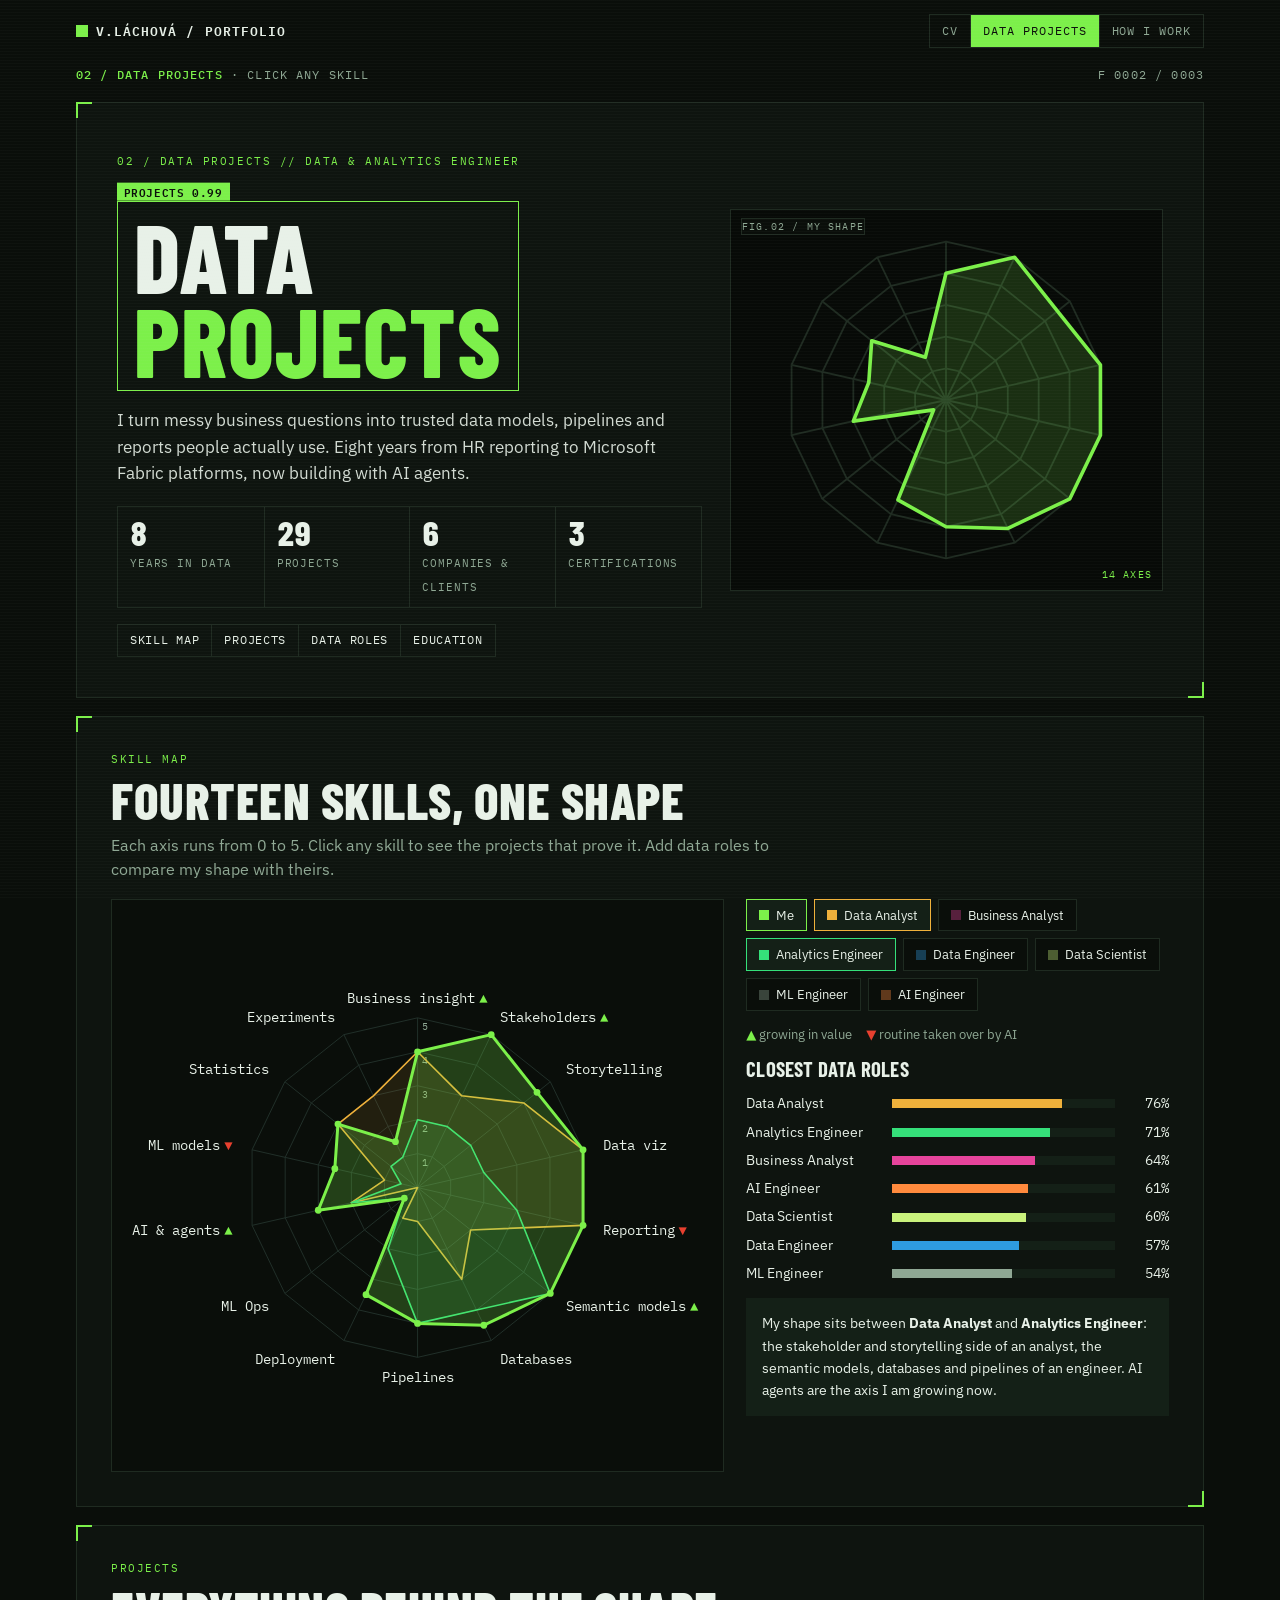
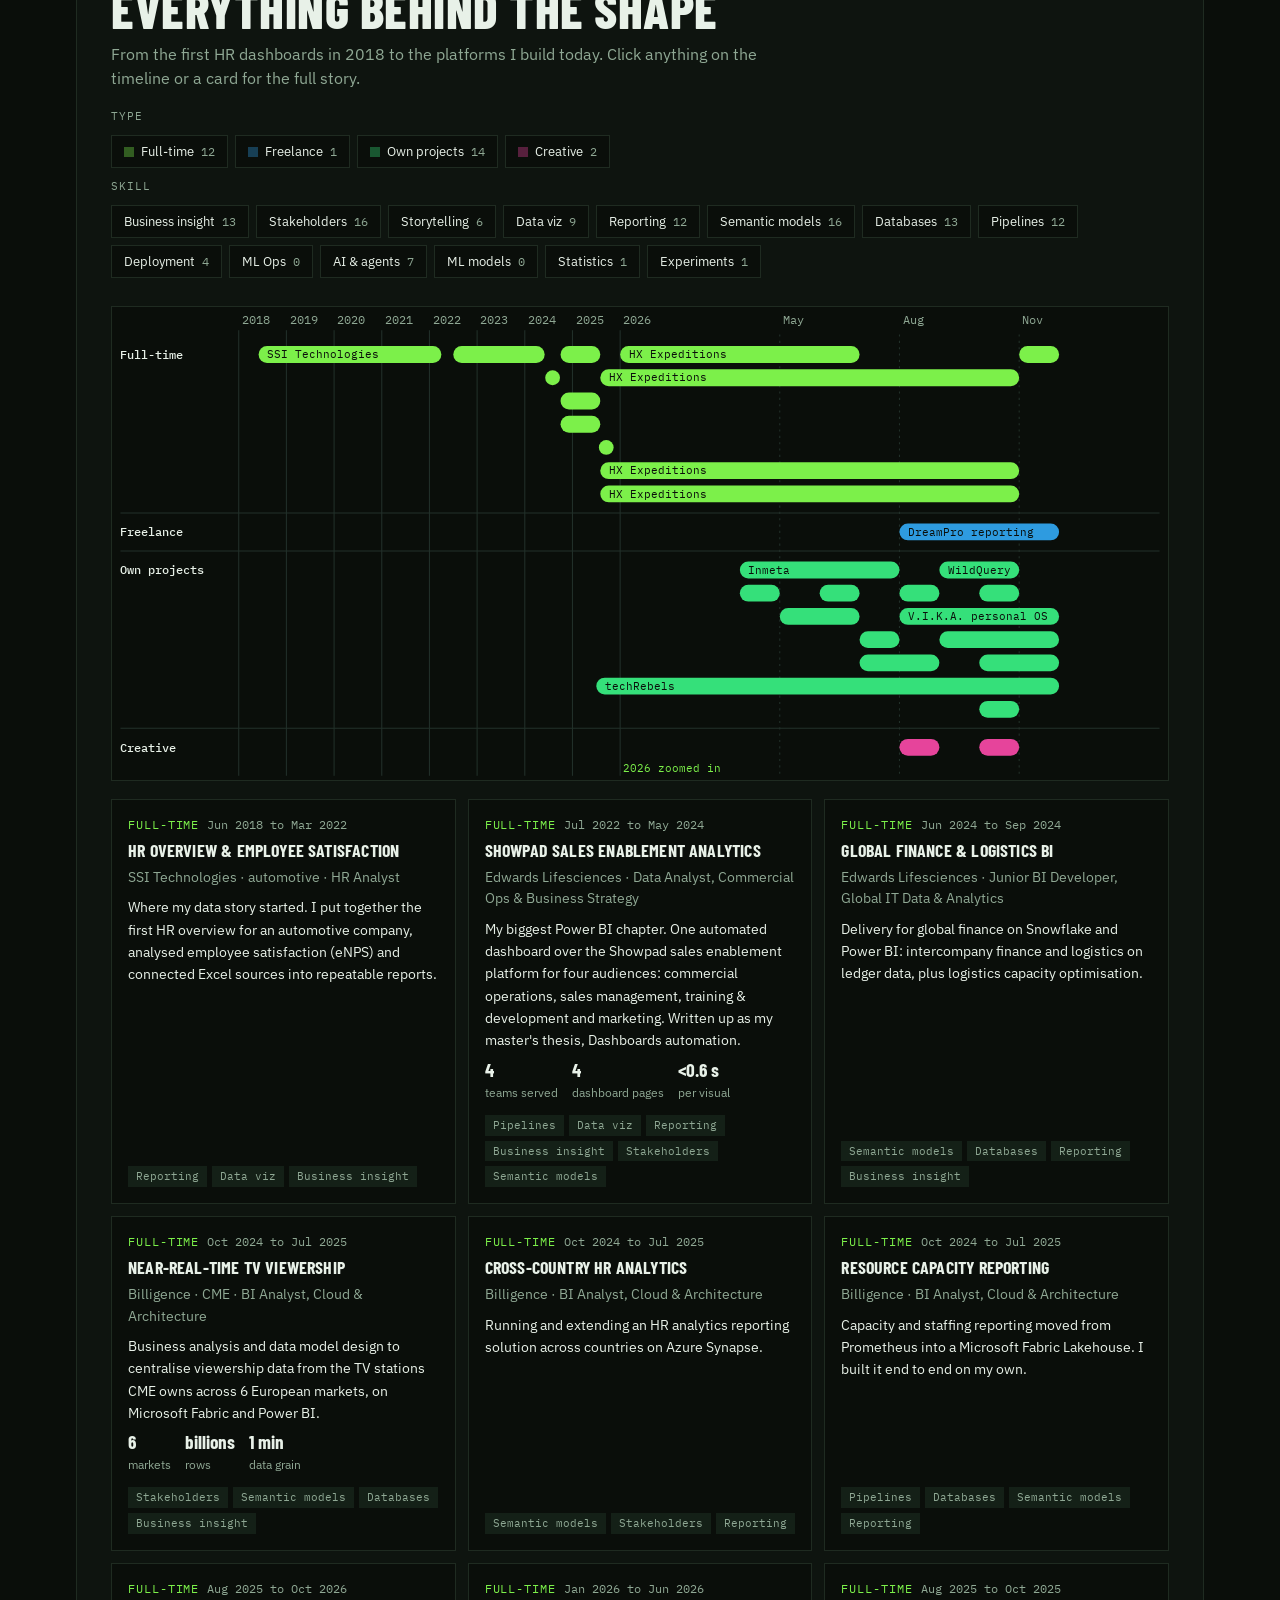
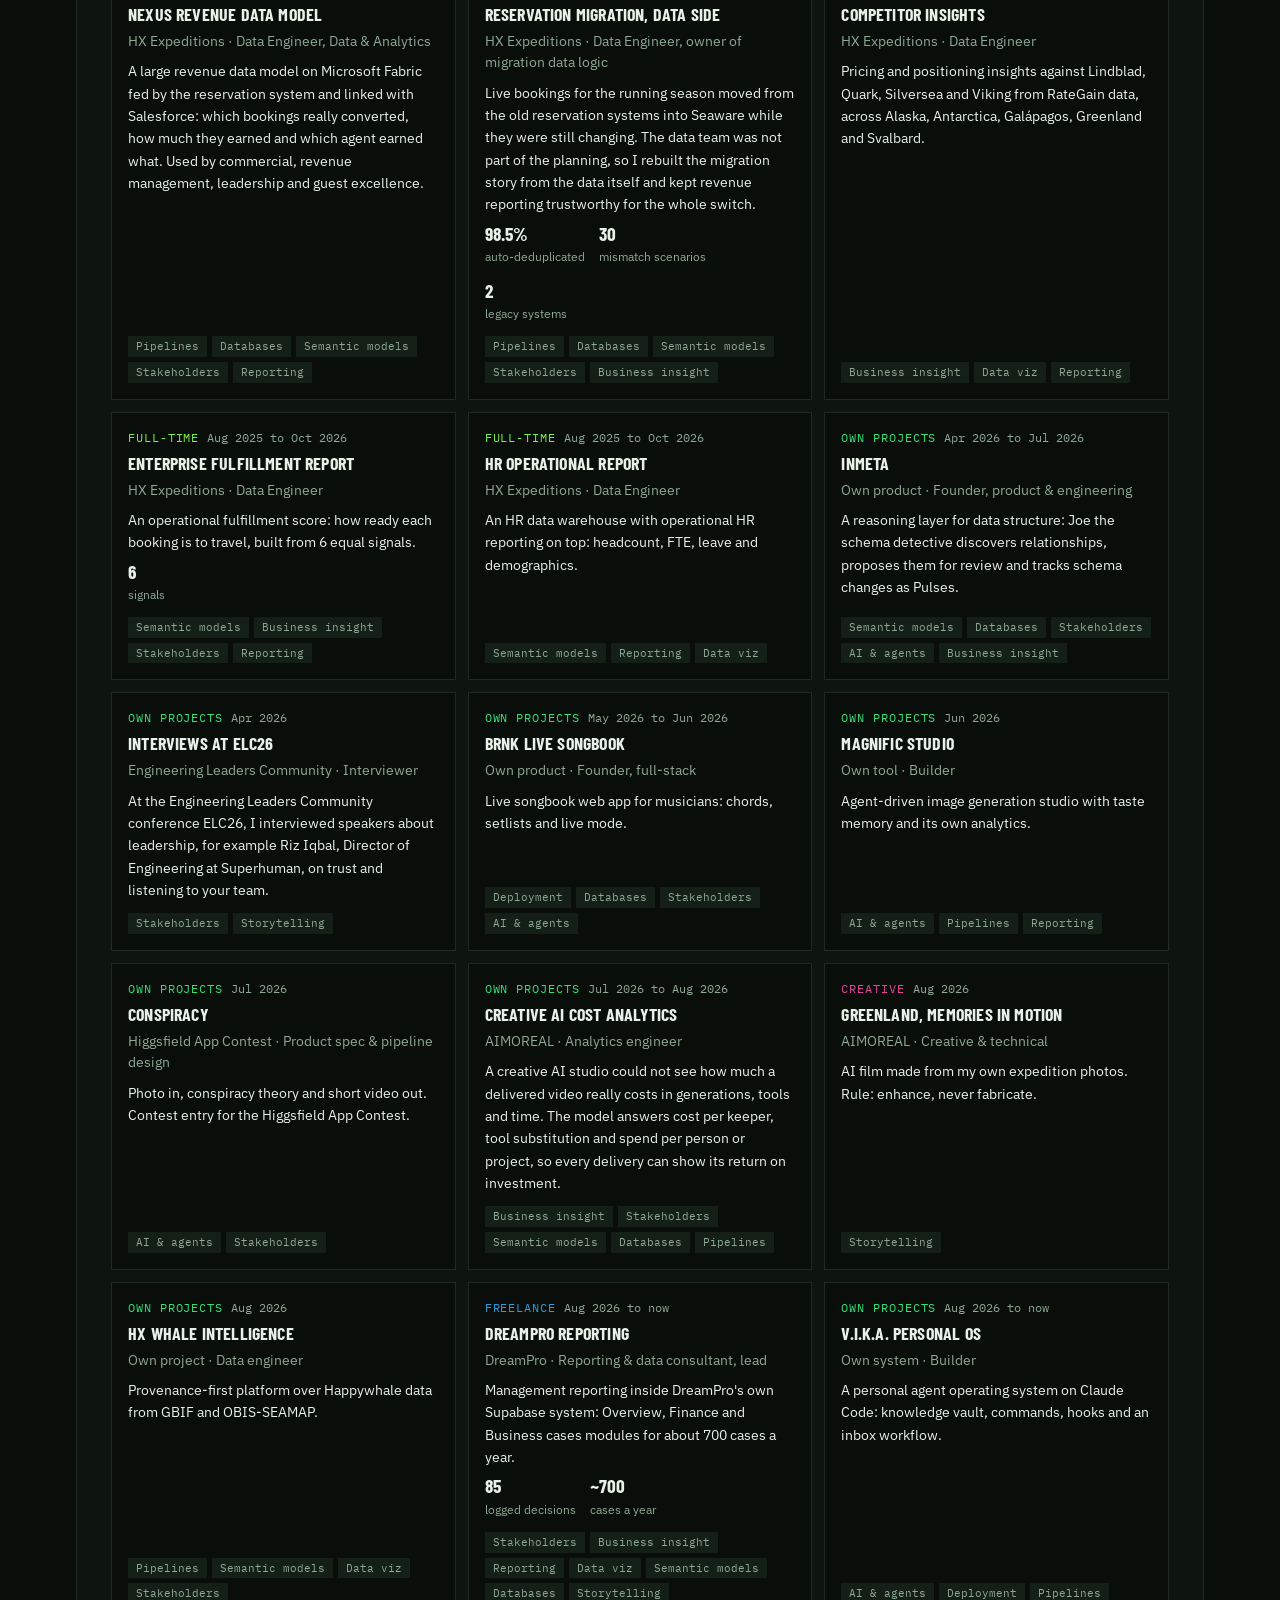
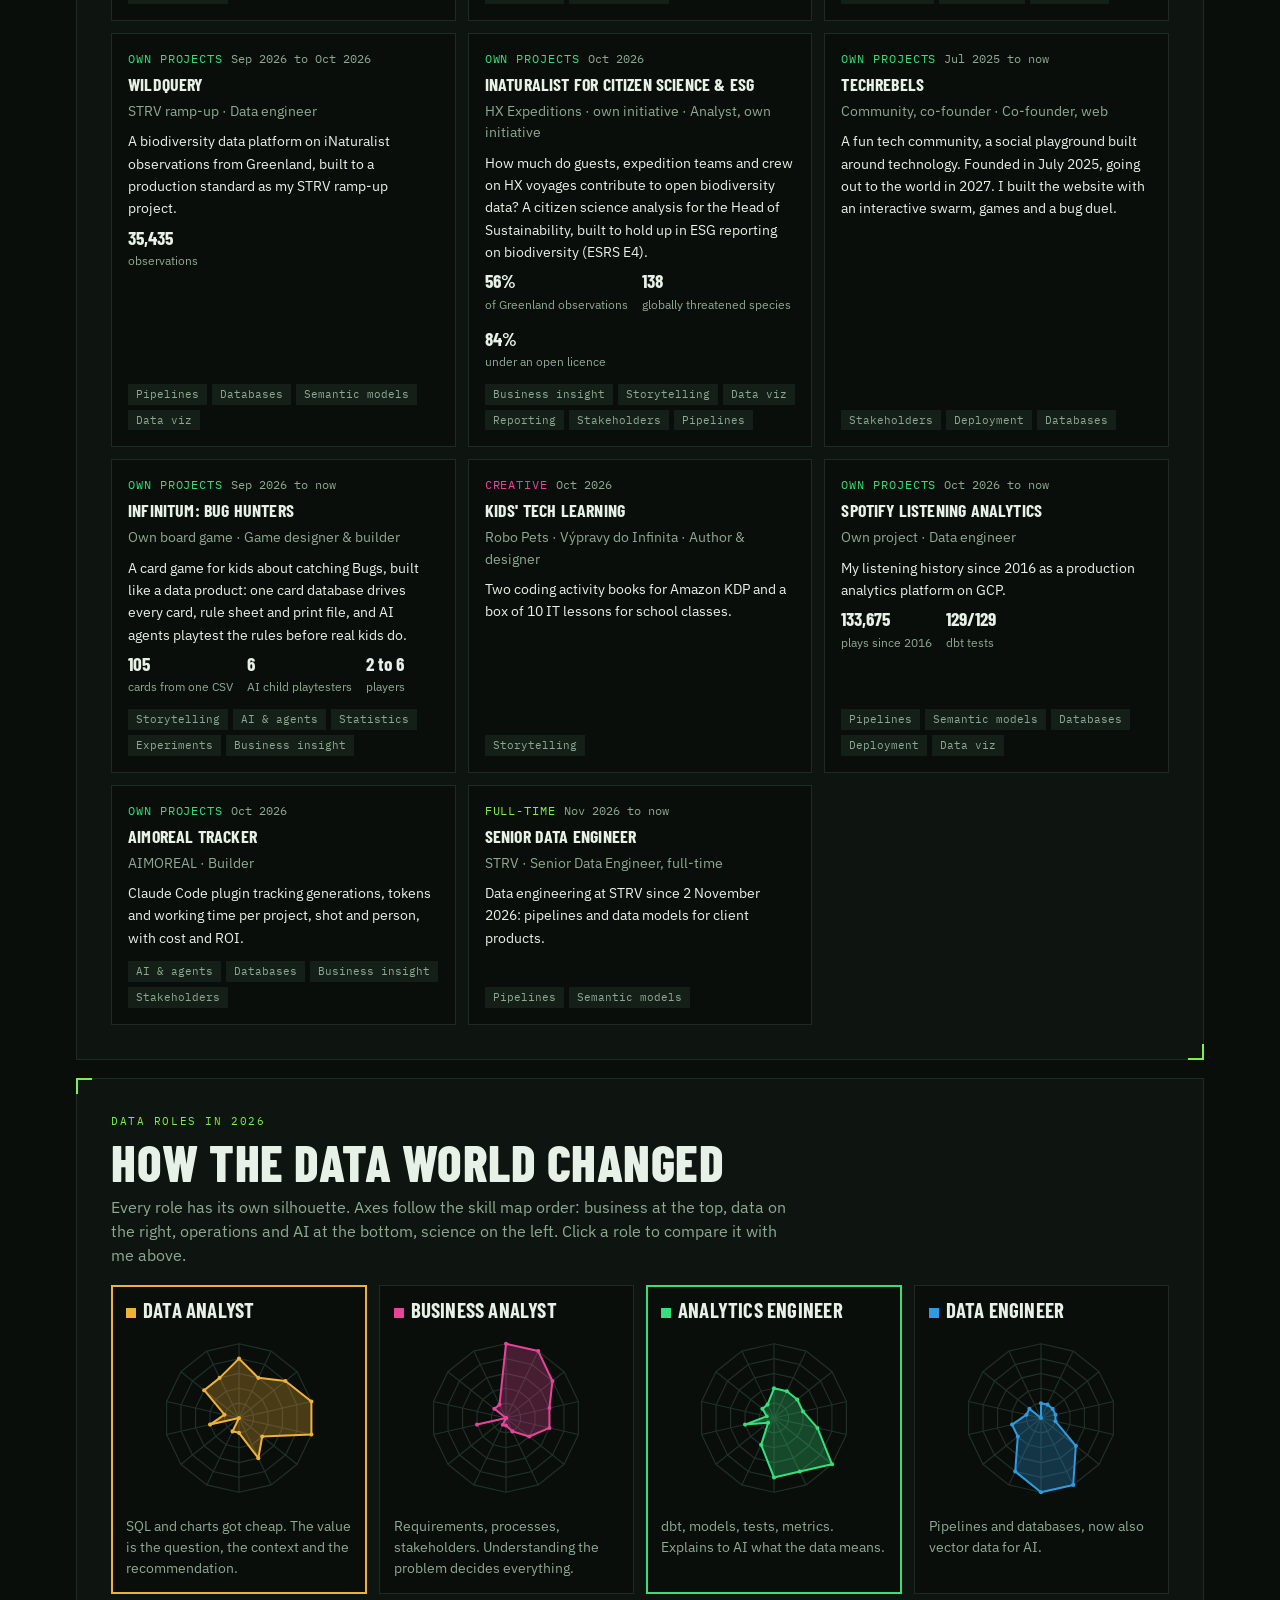
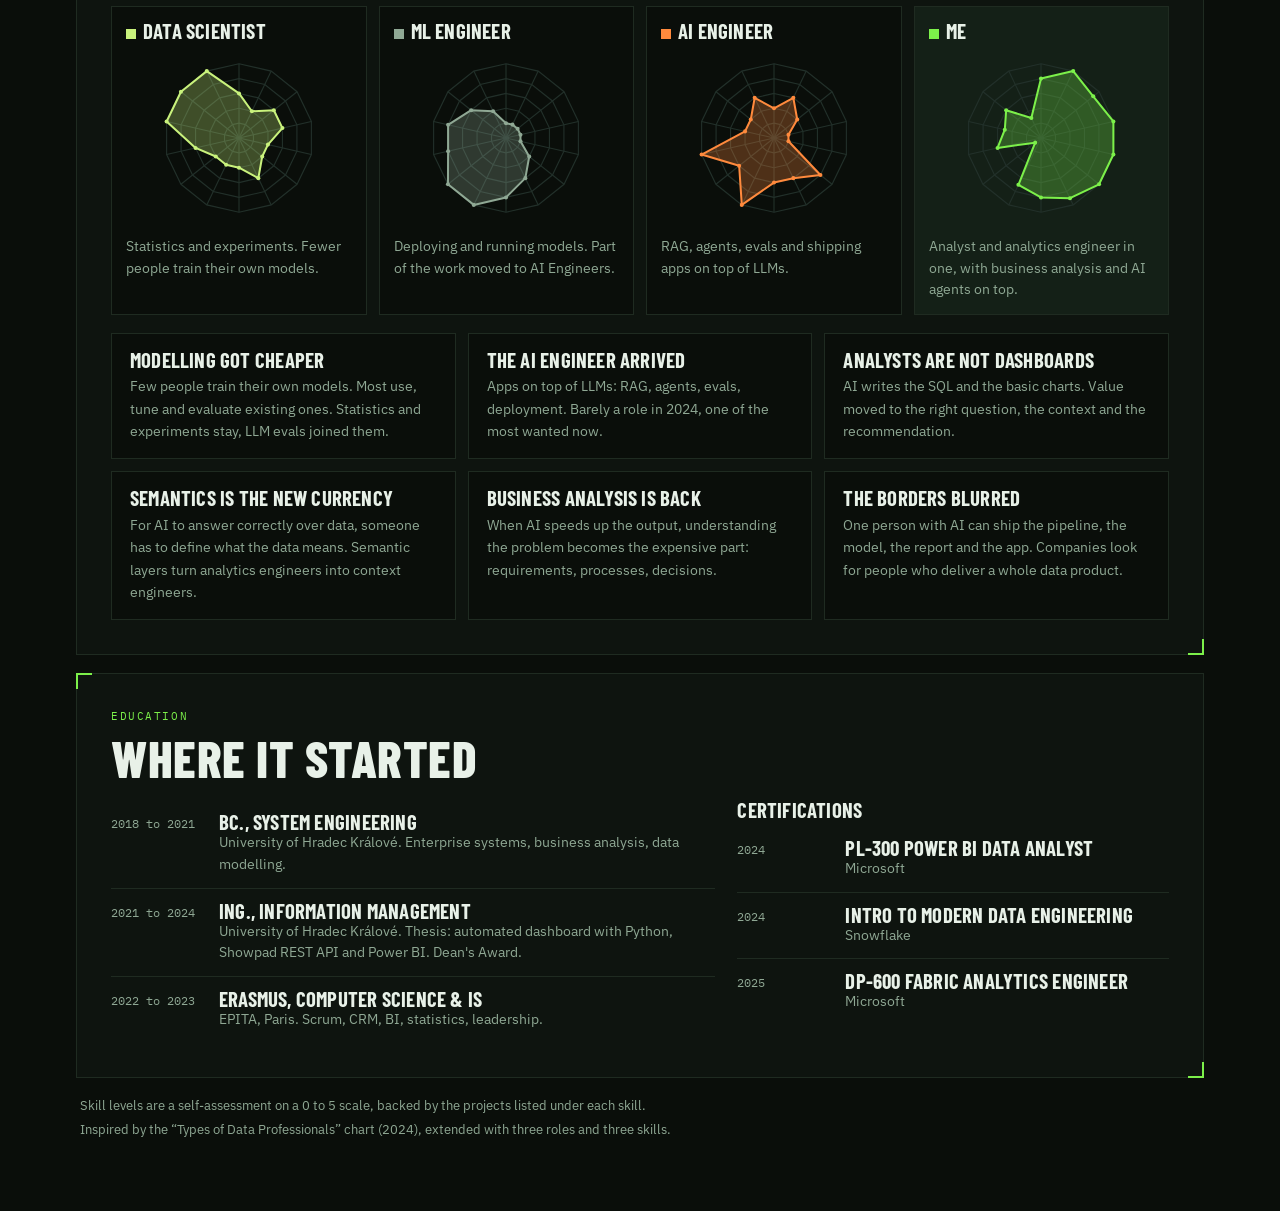
<file: projects.html>
<!doctype html>
<html lang="en">
<meta charset="utf-8">
<meta name="viewport" content="width=device-width, initial-scale=1, viewport-fit=cover">
<title>Viktorie Láchová · Data Projects</title>
<meta name="claude:viewport-fit-sides" content="cover">
<meta name="description" content="Interactive CV of Viktorie Láchová, Data & Analytics Engineer: skill map, data roles and every project behind them.">
<meta property="og:title" content="Viktorie Láchová · Data Projects">
<meta property="og:description" content="Interactive skill map linked to every data project since 2018.">
<meta property="og:type" content="website">
<link rel="preconnect" href="https://fonts.googleapis.com">
<link rel="stylesheet" href="https://fonts.googleapis.com/css2?family=Barlow+Condensed:wght@500;700;800&family=IBM+Plex+Mono:wght@400;500;600&family=IBM+Plex+Sans:wght@400;500;600&display=swap">
<link rel="stylesheet" href="site.css">
<style>
/* Projects page: skill web (click a skill), timeline + project cards, data roles, education. Tokens live in site.css. */
/* hero: HUD frame with a detection box title and the skill web as a green trace */
.hero { position: relative; background: var(--sheet); border: 1px solid var(--line); padding: clamp(22px, 4vw, 40px);
  display: grid; grid-template-columns: minmax(0, 1.35fr) minmax(0, 1fr); gap: 28px; align-items: center; }
.hero::before, .hero::after { content: ""; position: absolute; width: 14px; height: 14px; border-color: var(--sig); border-style: solid; }
.hero::before { top: -1px; left: -1px; border-width: 2px 0 0 2px; }
.hero::after { bottom: -1px; right: -1px; border-width: 0 2px 2px 0; }
@media (max-width: 860px) { .hero { grid-template-columns: 1fr; } }
.hero-text { display: flex; flex-direction: column; gap: 16px; min-width: 0; padding-top: 10px; }
.hero .detect { align-self: flex-start; max-width: 100%; padding: 12px 16px 8px; margin-top: 14px; }
.hero h1 span { color: var(--sig); }
.hero p { font-size: 1.06rem; opacity: 0.9; }
.stats { display: grid; grid-template-columns: repeat(4, minmax(0, 1fr)); gap: 0; border: 1px solid var(--line); margin-top: 4px; }
@media (max-width: 520px) { .stats { grid-template-columns: repeat(2, minmax(0, 1fr)); } }
.stat { padding: 10px 12px; border-left: 1px solid var(--line); }
.stat:first-child { border-left: 0; }
.stat b { display: block; font-family: var(--f-display); font-size: 2.1rem; font-weight: 800; line-height: 0.95; font-variant-numeric: tabular-nums; }
.stat span { font-family: var(--f-mono); font-size: 0.68rem; letter-spacing: 0.08em; text-transform: uppercase; color: var(--muted); }
.hero-web { position: relative; border: 1px solid var(--line); background: #070A07; padding: 10px; }
.hero-web svg { width: 100%; max-width: 360px; display: block; margin: 0 auto; }
.hero-web .c { position: absolute; font-family: var(--f-mono); font-size: 0.62rem; letter-spacing: 0.12em; text-transform: uppercase; color: var(--muted); }
.hero-web .tl { top: 8px; left: 10px; } .hero-web .br { bottom: 8px; right: 10px; color: var(--sig); }
.nav { display: flex; flex-wrap: wrap; gap: 0; border: 1px solid var(--line); align-self: flex-start; }
.nav a { color: var(--ink); text-decoration: none; font-family: var(--f-mono); font-size: 0.74rem; letter-spacing: 0.06em; text-transform: uppercase; padding: 6px 12px; border-left: 1px solid var(--line); }
.nav a:first-child { border-left: 0; }
.nav a:hover { color: var(--sig); }

/* skill map */
.compare { display: grid; grid-template-columns: minmax(0, 1.45fr) minmax(0, 1fr); gap: 22px; align-items: start; }
@media (max-width: 880px) { .compare { grid-template-columns: 1fr; } }
.big { background: var(--paper); border: 1px solid var(--line); border-radius: 0; padding: 6px; }
.big svg { display: block; width: 100%; height: auto; }
.side { display: flex; flex-direction: column; gap: 14px; min-width: 0; }
.chips { display: flex; flex-wrap: wrap; gap: 7px; }
.chip { font-size: 0.84rem; padding: 5px 12px; border-radius: 0; border: 1px solid var(--line); background: var(--paper); cursor: pointer; display: inline-flex; align-items: center; gap: 7px; }
.chip i { width: 10px; height: 10px; border-radius: 0; background: var(--rc, var(--sig)); opacity: 0.35; }
.chip[aria-pressed="true"] { border-color: var(--rc, var(--sig)); background: var(--sheet-2); }
.chip[aria-pressed="true"] i { opacity: 1; }
.chip .n { font-family: var(--f-mono); font-size: 0.72rem; color: var(--muted); }
.keyrow { display: flex; flex-wrap: wrap; gap: 14px; font-size: 0.82rem; color: var(--muted); }
.up { color: var(--up); font-weight: 600; } .down { color: var(--down); font-weight: 600; }
svg text { font-family: var(--f-mono); }
.ring { fill: none; stroke: var(--grid); stroke-width: 1; }
.spoke { stroke: var(--grid); stroke-width: 1; }
.spoke.on { stroke: var(--sig); stroke-width: 2; }
.tick { fill: var(--muted); font-size: 10px; }
.axbtn { cursor: pointer; }
.axbtn text { fill: var(--ink); font-size: 14px; }
.axbtn:hover text, .axbtn.on text { fill: var(--sig); font-weight: 600; }
.axbtn .hit { fill: transparent; }
.match { display: flex; flex-direction: column; gap: 7px; }
.mrow { display: grid; grid-template-columns: 136px minmax(0, 1fr) 44px; gap: 10px; align-items: center; font-size: 0.86rem; }
.mrow .bar { height: 9px; background: var(--sheet-2); border-radius: 0; overflow: hidden; }
.mrow .bar b { display: block; height: 100%; border-radius: 0; background: var(--rc); }
.mrow span:last-child { font-family: var(--f-mono); text-align: right; font-variant-numeric: tabular-nums; }
.note { background: var(--sheet-2); border-radius: 0; padding: 14px 16px; font-size: 0.9rem; }

/* work */
.filters { display: flex; flex-direction: column; gap: 10px; }
.filter-label { font-family: var(--f-mono); font-size: 0.7rem; letter-spacing: 0.1em; text-transform: uppercase; color: var(--muted); }
.active-filter { display: flex; align-items: center; gap: 10px; flex-wrap: wrap; font-size: 0.92rem; }
.clear { border: 0; background: none; color: var(--sig); cursor: pointer; text-decoration: underline; padding: 0; }
.tl { background: var(--paper); border: 1px solid var(--line); border-radius: 0; overflow-x: auto; }
.tl svg { display: block; min-width: 760px; width: 100%; height: auto; }
.tl .yr { fill: var(--muted); font-size: 11px; }
.tl .lane { fill: var(--ink); font-size: 11px; font-weight: 500; }
.tl .gl { stroke: var(--grid); stroke-width: 1; }
.tl .item { cursor: pointer; transition: opacity .15s; }
.tl .item.dim { opacity: 0.15; }
.tl .item:hover rect, .tl .item:hover circle { stroke: var(--ink); stroke-width: 2; }
.tl .barlabel { fill: var(--paper); font-size: 10.5px; pointer-events: none; }
.tl .zoom { fill: var(--sig); font-size: 10px; }
.cards { display: grid; grid-template-columns: repeat(3, minmax(0, 1fr)); gap: 12px; }
@media (max-width: 960px) { .cards { grid-template-columns: repeat(2, minmax(0, 1fr)); } }
@media (max-width: 600px) { .cards { grid-template-columns: 1fr; } }
.card { background: var(--paper); border: 1px solid var(--line); border-radius: 0; padding: 16px; display: flex; flex-direction: column; gap: 8px; min-width: 0; text-align: left; cursor: pointer; }
.card:hover { border-color: var(--kc); }
.card .meta { display: flex; justify-content: space-between; gap: 8px; font-family: var(--f-mono); font-size: 0.72rem; color: var(--muted); }
.card .kind { color: var(--kc); text-transform: uppercase; letter-spacing: 0.08em; }
.card h3 { font-size: 1.12rem; }
.card .org { font-size: 0.86rem; color: var(--muted); }
.card p { font-size: 0.9rem; }
.card .nums { display: flex; gap: 14px; flex-wrap: wrap; }
.card .nums b { font-family: var(--f-display); font-size: 1.2rem; display: block; line-height: 1; }
.card .nums span { font-size: 0.72rem; color: var(--muted); }
.tags { display: flex; flex-wrap: wrap; gap: 5px; margin-top: auto; padding-top: 4px; }
.tag { font-family: var(--f-mono); font-size: 0.68rem; padding: 2px 8px; border-radius: 0; background: var(--sheet-2); color: var(--muted); }
.tag.hit { background: var(--sig); color: var(--paper); }
.draft { font-family: var(--f-mono); font-size: 0.66rem; color: var(--down); }
.empty { color: var(--muted); padding: 10px 0; }

/* dialog */
dialog { border: 1px solid var(--line); border-radius: 0; padding: 0; background: var(--sheet); color: var(--ink); width: min(760px, calc(100vw - 24px)); max-height: calc(100vh - 32px); }
dialog::backdrop { background: rgba(0, 0, 0, 0.72); }
.dlg { padding: clamp(20px, 4vw, 34px); display: flex; flex-direction: column; gap: 16px; }
.dlg-top { display: flex; justify-content: space-between; gap: 12px; align-items: flex-start; }
.x { border: 1px solid var(--line); background: var(--paper); border-radius: 0; width: 36px; height: 36px; cursor: pointer; flex: none; font-size: 1.1rem; }
.dlg .nums { display: grid; grid-template-columns: repeat(auto-fit, minmax(120px, 1fr)); gap: 10px; }
.dlg .nums div { background: var(--paper); border: 1px solid var(--line); border-radius: 0; padding: 12px; }
.dlg .nums b { font-family: var(--f-display); font-size: 1.6rem; font-weight: 800; display: block; line-height: 1.05; }
.dlg .nums span { font-size: 0.78rem; color: var(--muted); }
.dlg ul { margin: 0; padding-left: 18px; display: flex; flex-direction: column; gap: 5px; }
.dlg li::marker { color: var(--sig); }
.blk { display: flex; flex-direction: column; gap: 6px; }
.blk h4 { margin: 0; font-family: var(--f-mono); font-size: 0.7rem; letter-spacing: 0.12em; text-transform: uppercase; color: var(--muted); font-weight: 500; }
.pending { color: var(--muted); font-style: italic; }

/* roles */
.grid { display: grid; grid-template-columns: repeat(4, minmax(0, 1fr)); gap: 12px; }
@media (max-width: 900px) { .grid { grid-template-columns: repeat(2, minmax(0, 1fr)); } }
.role { background: var(--paper); border: 1px solid var(--line); border-radius: 0; padding: 14px; display: flex; flex-direction: column; gap: 8px; min-width: 0; text-align: left; cursor: pointer; }
.role:hover { border-color: var(--rc); }
.role[aria-pressed="true"] { border-color: var(--rc); box-shadow: inset 0 0 0 1px var(--rc); }
.role h3::before { content: ""; display: inline-block; width: 10px; height: 10px; border-radius: 0; background: var(--rc); margin-right: 7px; }
.role svg { width: 100%; max-width: 180px; height: auto; align-self: center; }
.role p { font-size: 0.85rem; color: var(--muted); }
.role.me { background: var(--sheet-2); cursor: default; }
.shifts { display: grid; grid-template-columns: repeat(3, minmax(0, 1fr)); gap: 12px; }
@media (max-width: 860px) { .shifts { grid-template-columns: 1fr; } }
.shift { background: var(--paper); border: 1px solid var(--line); border-radius: 0; padding: 16px 18px; display: flex; flex-direction: column; gap: 6px; min-width: 0; }
.shift p { font-size: 0.9rem; color: var(--muted); }

/* education */
.edu { display: grid; grid-template-columns: minmax(0, 1.4fr) minmax(0, 1fr); gap: 22px; }
@media (max-width: 760px) { .edu { grid-template-columns: 1fr; } }
.list { display: flex; flex-direction: column; }
.li { display: grid; grid-template-columns: 96px minmax(0, 1fr); gap: 12px; padding: 12px 0; border-bottom: 1px solid var(--line); }
.li:last-child { border-bottom: 0; }
.li .when { font-family: var(--f-mono); font-size: 0.78rem; color: var(--muted); padding-top: 2px; }
.li p { font-size: 0.88rem; color: var(--muted); }
footer { font-size: 0.8rem; color: var(--muted); padding: 0 4px; display: flex; flex-direction: column; gap: 4px; }
@media (max-width: 480px) { .mrow { grid-template-columns: 112px minmax(0, 1fr) 40px; } }
</style>

<div class="wrap">
  <nav class="topnav" aria-label="Pages">
    <a class="brand" href="index.html"><i></i>V.Láchová / portfolio</a>
    <div class="pages"><a href="index.html">CV</a><a href="projects.html" aria-current="page">Data projects</a><a href="how-i-work.html">How I work</a></div>
  </nav>
  <div class="hud" aria-hidden="true"><span><b>02 / data projects</b> · click any skill</span><span>F 0002 / 0003</span></div>

  <header class="hero">
    <div class="hero-text">
      <span class="eyebrow" id="h-eyebrow"></span>
      <div class="detect"><span class="lab">PROJECTS 0.99</span><h1 id="h-name"></h1></div>
      <p id="h-lede"></p>
      <div class="stats" id="h-stats"></div>
      <nav class="nav" aria-label="Sections">
        <a href="#skills">Skill map</a><a href="#work">Projects</a><a href="#roles">Data roles</a><a href="#education">Education</a>
      </nav>
    </div>
    <div class="hero-web" aria-hidden="true"><svg id="heroweb" viewBox="0 0 200 200"></svg><span class="c tl">Fig.02 / my shape</span><span class="c br">14 axes</span></div>
  </header>

  <section id="skills">
    <div class="sec-head">
      <span class="eyebrow">Skill map</span>
      <h2>Fourteen skills, one shape</h2>
      <p class="muted">Each axis runs from 0 to 5. Click any skill to see the projects that prove it. Add data roles to compare my shape with theirs.</p>
    </div>
    <div class="compare">
      <div class="big"><svg id="bigweb" viewBox="0 0 600 560" role="group" aria-label="Skill web, each skill is a button"></svg></div>
      <div class="side">
        <div class="chips" id="roleToggles"></div>
        <div class="keyrow"><span><span class="up">▲</span> growing in value</span><span><span class="down">▼</span> routine taken over by AI</span></div>
        <h3>Closest data roles</h3>
        <div class="match" id="match"></div>
        <p class="note" id="read"></p>
      </div>
    </div>
  </section>

  <section id="work">
    <div class="sec-head">
      <span class="eyebrow">Projects</span>
      <h2>Everything behind the shape</h2>
      <p class="muted">From the first HR dashboards in 2018 to the platforms I build today. Click anything on the timeline or a card for the full story.</p>
    </div>
    <div class="filters">
      <span class="filter-label">Type</span>
      <div class="chips" id="kindChips"></div>
      <span class="filter-label">Skill</span>
      <div class="chips" id="axisChips"></div>
      <div class="active-filter" id="activeFilter" hidden></div>
    </div>
    <div class="tl"><svg id="timeline" viewBox="0 0 1000 300" role="img" aria-label="Timeline of projects from 2018"></svg></div>
    <div class="cards" id="cards"></div>
  </section>

  <section id="roles">
    <div class="sec-head">
      <span class="eyebrow">Data roles in 2026</span>
      <h2>How the data world changed</h2>
      <p class="muted">Every role has its own silhouette. Axes follow the skill map order: business at the top, data on the right, operations and AI at the bottom, science on the left. Click a role to compare it with me above.</p>
    </div>
    <div class="grid" id="roleGrid"></div>
    <div class="shifts">
      <div class="shift"><h3>Modelling got cheaper</h3><p>Few people train their own models. Most use, tune and evaluate existing ones. Statistics and experiments stay, LLM evals joined them.</p></div>
      <div class="shift"><h3>The AI Engineer arrived</h3><p>Apps on top of LLMs: RAG, agents, evals, deployment. Barely a role in 2024, one of the most wanted now.</p></div>
      <div class="shift"><h3>Analysts are not dashboards</h3><p>AI writes the SQL and the basic charts. Value moved to the right question, the context and the recommendation.</p></div>
      <div class="shift"><h3>Semantics is the new currency</h3><p>For AI to answer correctly over data, someone has to define what the data means. Semantic layers turn analytics engineers into context engineers.</p></div>
      <div class="shift"><h3>Business analysis is back</h3><p>When AI speeds up the output, understanding the problem becomes the expensive part: requirements, processes, decisions.</p></div>
      <div class="shift"><h3>The borders blurred</h3><p>One person with AI can ship the pipeline, the model, the report and the app. Companies look for people who deliver a whole data product.</p></div>
    </div>
  </section>

  <section id="education">
    <div class="sec-head">
      <span class="eyebrow">Education</span>
      <h2>Where it started</h2>
    </div>
    <div class="edu">
      <div class="list" id="eduList"></div>
      <div>
        <h3 style="margin-bottom:6px">Certifications</h3>
        <div class="list" id="certList"></div>
      </div>
    </div>
  </section>

  <footer>
    <span>Skill levels are a self-assessment on a 0 to 5 scale, backed by the projects listed under each skill.</span>
    <span>Inspired by the “Types of Data Professionals” chart (2024), extended with three roles and three skills.</span>
  </footer>
</div>

<dialog id="dlg" aria-labelledby="dlg-title"><div class="dlg" id="dlgBody"></div></dialog>

<script src="projects.js" charset="utf-8"></script>
<script>
const D = window.PORTFOLIO;
const AXES = [
  { k: "bi",    l: "Business insight", t: 1 },
  { k: "stk",   l: "Stakeholders",     t: 1 },
  { k: "story", l: "Storytelling",     t: 0 },
  { k: "viz",   l: "Data viz",         t: 0 },
  { k: "rep",   l: "Reporting",        t: -1 },
  { k: "sem",   l: "Semantic models",  t: 1 },
  { k: "db",    l: "Databases",        t: 0 },
  { k: "pipe",  l: "Pipelines",        t: 0 },
  { k: "dep",   l: "Deployment",       t: 0 },
  { k: "ops",   l: "ML Ops",           t: 0 },
  { k: "ai",    l: "AI & agents",      t: 1 },
  { k: "ml",    l: "ML models",        t: -1 },
  { k: "stats", l: "Statistics",       t: 0 },
  { k: "exp",   l: "Experiments",      t: 0 },
];
const AXL = Object.fromEntries(AXES.map(a => [a.k, a.l]));
const KINDS = [
  { k: "job", l: "Full-time" }, { k: "freelance", l: "Freelance" },
  { k: "project", l: "Own projects" }, { k: "creative", l: "Creative" },
];
const KL = Object.fromEntries(KINDS.map(k => [k.k, k.l]));
const ME = D.person.web;
const N = AXES.length;
const NS = "http://www.w3.org/2000/svg";
const $ = id => document.getElementById(id);
const el = (tag, attrs = {}, parent) => { const e = document.createElementNS(NS, tag); for (const k in attrs) e.setAttribute(k, attrs[k]); if (parent) parent.appendChild(e); return e; };
const esc = s => String(s).replace(/[&<>"]/g, c => ({ "&": "&amp;", "<": "&lt;", ">": "&gt;", '"': "&quot;" }[c]));
const store = {
  get(k, f) { try { const v = localStorage.getItem(k); return v ? JSON.parse(v) : f; } catch { return f; } },
  set(k, v) { try { localStorage.setItem(k, JSON.stringify(v)); } catch {} },
};
const state = { axis: null, kinds: new Set(), roles: new Set(store.get("pf-roles", ["da", "ae"])) };
const color = id => `var(--c-${id})`;
const MONTHS = ["Jan","Feb","Mar","Apr","May","Jun","Jul","Aug","Sep","Oct","Nov","Dec"];
const fmt = ym => { if (!ym) return "now"; const [y, m] = ym.split("-"); return `${MONTHS[+m - 1]} ${y}`; };
const span = p => p.start === p.end ? fmt(p.start) : `${fmt(p.start)} to ${p.end ? fmt(p.end) : "now"}`;
const ord = ym => { const [y, m] = ym.split("-").map(Number); return y + (m - 1) / 12; };

/* ---------- radar ---------- */
const ang = i => -Math.PI / 2 + i * 2 * Math.PI / N;
const pt = (cx, cy, r, i) => [cx + r * Math.cos(ang(i)), cy + r * Math.sin(ang(i))];
function grid(svg, cx, cy, R, ticks, on) {
  for (let s = 1; s <= 5; s++) el("polygon", { points: AXES.map((_, i) => pt(cx, cy, R * s / 5, i).join(",")).join(" "), class: "ring" }, svg);
  AXES.forEach((a, i) => { const [x, y] = pt(cx, cy, R, i); el("line", { x1: cx, y1: cy, x2: x, y2: y, class: "spoke" + (on === a.k ? " on" : "") }, svg); });
  if (ticks) for (let s = 1; s <= 5; s++) el("text", { x: cx + 4, y: cy - R * s / 5 + 12, class: "tick" }, svg).textContent = s;
}
function shape(svg, cx, cy, R, vals, c, o = {}) {
  el("polygon", { points: vals.map((v, i) => pt(cx, cy, R * v / 5, i).join(",")).join(" "), fill: c, "fill-opacity": o.fo ?? 0.18, stroke: c, "stroke-width": o.sw ?? 1.6, "stroke-linejoin": "round" }, svg);
  if (o.dots) vals.forEach((v, i) => { const [x, y] = pt(cx, cy, R * v / 5, i); el("circle", { cx: x, cy: y, r: o.dots, fill: c }, svg); });
}
function mini(vals, c) {
  const svg = el("svg", { viewBox: "0 0 160 160", "aria-hidden": "true" });
  grid(svg, 80, 80, 66); shape(svg, 80, 80, 66, vals, c, { fo: 0.28, sw: 1.8, dots: 1.8 });
  return svg;
}
function renderHeroWeb() {
  const svg = $("heroweb"); svg.textContent = "";
  for (let s = 1; s <= 5; s++) el("polygon", { points: AXES.map((_, i) => pt(100, 100, 88 * s / 5, i).join(",")).join(" "), fill: "none", stroke: "#1F2B21" }, svg);
  AXES.forEach((_, i) => { const [x, y] = pt(100, 100, 88, i); el("line", { x1: 100, y1: 100, x2: x, y2: y, stroke: "#1F2B21" }, svg); });
  el("polygon", { points: ME.map((v, i) => pt(100, 100, 88 * v / 5, i).join(",")).join(" "), fill: "rgba(124,240,74,0.16)", stroke: "#7CF04A", "stroke-width": 2, "stroke-linejoin": "round" }, svg);
}
function renderBig() {
  const svg = $("bigweb"); svg.textContent = "";
  const cx = 300, cy = 282, R = 170;
  grid(svg, cx, cy, R, true, state.axis);
  D.roles.filter(r => state.roles.has(r.id)).forEach(r => shape(svg, cx, cy, R, r.v, color(r.id), { fo: 0.10, sw: 1.6 }));
  shape(svg, cx, cy, R, ME, color("me"), { fo: 0.22, sw: 3, dots: 3.4 });
  AXES.forEach((a, i) => {
    const [x, y] = pt(cx, cy, R + 20, i);
    const c = Math.cos(ang(i));
    const anchor = Math.abs(c) < 0.15 ? "middle" : c > 0 ? "start" : "end";
    const g = el("g", { class: "axbtn" + (state.axis === a.k ? " on" : ""), tabindex: 0, role: "button", "aria-label": `${a.l}: ${ME[i]} of 5, show projects` }, svg);
    const w = a.l.length * 8.6 + 22, hx = anchor === "middle" ? x - w / 2 : anchor === "start" ? x - 4 : x - w + 4;
    el("rect", { x: hx, y: y - 13, width: w, height: 24, rx: 6, class: "hit" }, g);
    const t = el("text", { x, y: y + 5, "text-anchor": anchor }, g);
    t.textContent = a.l;
    if (a.t) { const s = el("tspan", { fill: a.t > 0 ? "var(--up)" : "var(--down)", dx: 4 }, t); s.textContent = a.t > 0 ? "▲" : "▼"; }
    const go = () => { setAxis(state.axis === a.k ? null : a.k); if (state.axis) $("work").scrollIntoView(); };
    g.addEventListener("click", go);
    g.addEventListener("keydown", e => { if (e.key === "Enter" || e.key === " ") { e.preventDefault(); go(); } });
  });
}
function renderRoleToggles() {
  const w = $("roleToggles"); w.textContent = "";
  const me = document.createElement("span"); me.className = "chip"; me.setAttribute("aria-pressed", "true"); me.style.setProperty("--rc", color("me")); me.style.cursor = "default";
  me.innerHTML = "<i></i>Me"; w.appendChild(me);
  D.roles.forEach(r => {
    const b = document.createElement("button"); b.type = "button"; b.className = "chip"; b.style.setProperty("--rc", color(r.id));
    b.setAttribute("aria-pressed", state.roles.has(r.id)); b.innerHTML = `<i></i>${esc(r.n)}`;
    b.onclick = () => toggleRole(r.id); w.appendChild(b);
  });
}
function renderMatch() {
  const sc = D.roles.map(r => ({ r, s: Math.round(100 - ME.reduce((a, v, i) => a + Math.abs(v - r.v[i]), 0) / N / 5 * 100) })).sort((a, b) => b.s - a.s);
  const w = $("match"); w.textContent = "";
  sc.forEach(({ r, s }) => {
    const row = document.createElement("div"); row.className = "mrow"; row.style.setProperty("--rc", color(r.id));
    row.innerHTML = `<span>${esc(r.n)}</span><span class="bar"><b style="width:${s}%"></b></span><span>${s}%</span>`;
    w.appendChild(row);
  });
  $("read").innerHTML = `My shape sits between <strong>${sc[0].r.n}</strong> and <strong>${sc[1].r.n}</strong>: the stakeholder and storytelling side of an analyst, the semantic models, databases and pipelines of an engineer. AI agents are the axis I am growing now.`;
}
function renderRoleGrid() {
  const g = $("roleGrid"); g.textContent = "";
  D.roles.forEach(r => {
    const b = document.createElement("button"); b.type = "button"; b.className = "role"; b.style.setProperty("--rc", color(r.id));
    b.setAttribute("aria-pressed", state.roles.has(r.id));
    b.innerHTML = `<h3>${esc(r.n)}</h3>`; b.appendChild(mini(r.v, color(r.id)));
    const p = document.createElement("p"); p.textContent = r.d; b.appendChild(p);
    b.onclick = () => toggleRole(r.id); g.appendChild(b);
  });
  const m = document.createElement("div"); m.className = "role me"; m.style.setProperty("--rc", color("me"));
  m.innerHTML = `<h3>Me</h3>`; m.appendChild(mini(ME, color("me")));
  const p = document.createElement("p"); p.textContent = "Analyst and analytics engineer in one, with business analysis and AI agents on top."; m.appendChild(p);
  g.appendChild(m);
}
function toggleRole(id) {
  state.roles.has(id) ? state.roles.delete(id) : state.roles.add(id);
  store.set("pf-roles", [...state.roles]);
  renderRoleToggles(); renderRoleGrid(); renderBig();
}

/* ---------- projects ---------- */
const P = D.projects;
const matches = p => (!state.axis || p.axes.includes(state.axis)) && (!state.kinds.size || state.kinds.has(p.kind));
function renderFilters() {
  const kc = $("kindChips"); kc.textContent = "";
  KINDS.forEach(k => {
    const n = P.filter(p => p.kind === k.k).length;
    const b = document.createElement("button"); b.type = "button"; b.className = "chip"; b.style.setProperty("--rc", `var(--k-${k.k})`);
    b.setAttribute("aria-pressed", state.kinds.has(k.k)); b.innerHTML = `<i></i>${k.l} <span class="n">${n}</span>`;
    b.onclick = () => { state.kinds.has(k.k) ? state.kinds.delete(k.k) : state.kinds.add(k.k); renderWork(); };
    kc.appendChild(b);
  });
  const ac = $("axisChips"); ac.textContent = "";
  AXES.forEach(a => {
    const n = P.filter(p => p.axes.includes(a.k)).length;
    const b = document.createElement("button"); b.type = "button"; b.className = "chip";
    b.setAttribute("aria-pressed", state.axis === a.k); b.innerHTML = `${a.l} <span class="n">${n}</span>`;
    b.onclick = () => setAxis(state.axis === a.k ? null : a.k);
    ac.appendChild(b);
  });
  const af = $("activeFilter");
  const shown = P.filter(matches).length;
  if (state.axis || state.kinds.size) {
    af.hidden = false;
    const parts = [];
    if (state.axis) parts.push(`<strong>${AXL[state.axis]}</strong> (${ME[AXES.findIndex(a => a.k === state.axis)]} of 5)`);
    if (state.kinds.size) parts.push([...state.kinds].map(k => KL[k]).join(", "));
    af.innerHTML = `<span>${shown} of ${P.length} projects · ${parts.join(" · ")}</span>`;
    const c = document.createElement("button"); c.className = "clear"; c.type = "button"; c.textContent = "Show all";
    c.onclick = () => { state.axis = null; state.kinds.clear(); renderBig(); renderWork(); };
    af.appendChild(c);
  } else af.hidden = true;
}

// piecewise time scale: 2018 to 2026 compressed, 2026 onwards zoomed in
const X0 = 120, X1 = 980, T0 = 2018, TB = 2026, T1 = 2027.1, XB = X0 + (X1 - X0) * 0.42;
const tx = t => t <= TB ? X0 + (t - T0) / (TB - T0) * (XB - X0) : XB + (t - TB) / (T1 - TB) * (X1 - XB);
function renderTimeline() {
  const svg = $("timeline"); svg.textContent = "";
  const lanes = KINDS.map(k => ({ ...k, rows: [] }));
  const items = P.map(p => {
    const s = ord(p.start), e = p.end ? ord(p.end) + 1 / 12 : 2026 + 11 / 12;
    return { p, x1: tx(s), x2: Math.max(tx(e), tx(s) + 4) };
  });
  // assign rows inside each lane so nothing overlaps
  items.forEach(it => {
    const lane = lanes.find(l => l.k === it.p.kind);
    const long = it.x2 - it.x1 > 26;
    const a = long ? it.x1 : (it.x1 + it.x2) / 2 - 8, b = long ? it.x2 : (it.x1 + it.x2) / 2 + 8;
    let r = lane.rows.findIndex(row => row.every(([s, e]) => b + 3 < s || a - 3 > e));
    if (r < 0) { lane.rows.push([]); r = lane.rows.length - 1; }
    lane.rows[r].push([a, b]); it.row = r; it.long = long; it.lane = lane;
  });
  let y = 34; const RH = 22;
  lanes.forEach(l => { l.y = y; y += Math.max(1, l.rows.length) * RH + 14; });
  const H = y + 6;
  svg.setAttribute("viewBox", `0 0 1000 ${H}`);
  for (let yr = T0; yr <= 2026; yr++) {
    const x = tx(yr);
    el("line", { x1: x, y1: 22, x2: x, y2: H - 4, class: "gl" }, svg);
    el("text", { x: x + 3, y: 16, class: "yr" }, svg).textContent = yr;
  }
  [4, 7, 10].forEach(m => { const x = tx(2026 + m / 12); el("line", { x1: x, y1: 26, x2: x, y2: H - 4, class: "gl", "stroke-dasharray": "2 4" }, svg); el("text", { x: x + 3, y: 16, class: "yr" }, svg).textContent = MONTHS[m]; });
  el("text", { x: XB + 3, y: H - 8, class: "zoom" }, svg).textContent = "2026 zoomed in";
  lanes.forEach(l => {
    el("text", { x: 8, y: l.y + 15, class: "lane" }, svg).textContent = l.l;
    if (l.k !== "job") el("line", { x1: 8, y1: l.y - 7, x2: 992, y2: l.y - 7, class: "gl" }, svg);
  });
  items.forEach(({ p, x1, x2, row, long, lane }) => {
    const g = el("g", { class: "item" + (matches(p) ? "" : " dim"), tabindex: 0, role: "button", "aria-label": `${p.title}, ${span(p)}` }, svg);
    el("title", {}, g).textContent = `${p.title} · ${p.org} · ${span(p)}`;
    const yy = lane.y + row * RH;
    const c = `var(--k-${p.kind})`;
    if (long) {
      el("rect", { x: x1, y: yy + 3, width: x2 - x1, height: 16, rx: 8, fill: c, "fill-opacity": p.upcoming ? 0.35 : 1 }, g);
      const label = p.kind === "job" ? p.org.split(" · ")[0] : p.title;
      if ((x2 - x1) > label.length * 6.2 + 14) el("text", { x: x1 + 8, y: yy + 14.5, class: "barlabel" }, g).textContent = label;
    } else {
      el("circle", { cx: (x1 + x2) / 2, cy: yy + 11, r: 7, fill: c }, g);
    }
    g.addEventListener("click", () => openProject(p.id));
    g.addEventListener("keydown", e => { if (e.key === "Enter" || e.key === " ") { e.preventDefault(); openProject(p.id); } });
  });
}
function renderCards() {
  const w = $("cards"); w.textContent = "";
  const list = P.filter(matches);
  if (!list.length) { w.innerHTML = `<p class="empty">No projects for this combination yet.</p>`; return; }
  list.forEach(p => {
    const b = document.createElement("button"); b.type = "button"; b.className = "card"; b.style.setProperty("--kc", `var(--k-${p.kind})`);
    const nums = (p.numbers || []).slice(0, 3).map(n => `<div><b>${esc(n.v)}</b><span>${esc(n.l)}</span></div>`).join("");
    b.innerHTML = `
      <div class="meta"><span class="kind">${KL[p.kind]}</span><span>${span(p)}</span></div>
      <h3>${esc(p.title)}</h3>
      <span class="org">${esc(p.org)}${p.role ? " · " + esc(p.role) : ""}</span>
      <p>${esc(p.summary)}</p>
      ${nums ? `<div class="nums">${nums}</div>` : ""}
      <div class="tags">${p.axes.map(a => `<span class="tag${a === state.axis ? " hit" : ""}">${AXL[a]}</span>`).join("")}</div>
      ${p.draft ? `<span class="draft">More details coming</span>` : ""}`;
    b.onclick = () => openProject(p.id);
    w.appendChild(b);
  });
}
function renderWork() { renderFilters(); renderTimeline(); renderCards(); }
function setAxis(k) { state.axis = k; renderBig(); renderWork(); }

function openProject(id) {
  const p = P.find(x => x.id === id); if (!p) return;
  const nums = (p.numbers || []).map(n => `<div><b>${esc(n.v)}</b><span>${esc(n.l)}</span></div>`).join("");
  const block = (h, body) => `<div class="blk"><h4>${h}</h4>${body}</div>`;
  const txt = v => v ? `<p>${esc(v)}</p>` : `<p class="pending">Coming soon.</p>`;
  $("dlgBody").innerHTML = `
    <div class="dlg-top">
      <div class="sec-head"><span class="eyebrow">${KL[p.kind]} · ${span(p)}</span><h2 id="dlg-title">${esc(p.title)}</h2>
      <span class="muted">${esc(p.org)}${p.role ? " · " + esc(p.role) : ""}</span></div>
      <button class="x" type="button" aria-label="Close" id="dlgClose">×</button>
    </div>
    <p>${esc(p.summary)}</p>
    ${nums ? `<div class="nums">${nums}</div>` : ""}
    ${p.did && p.did.length ? block("What I did", `<ul>${p.did.map(d => `<li>${esc(d)}</li>`).join("")}</ul>`) : ""}
    ${p.result ? block("Result", txt(p.result)) : ""}
    ${p.impact ? block("Impact", txt(p.impact)) : ""}
    ${p.stack && p.stack.length ? block("Stack", `<div class="tags">${p.stack.map(s => `<span class="tag">${esc(s)}</span>`).join("")}</div>`) : ""}
    ${block("Skills", `<div class="chips">${p.axes.map(a => `<button type="button" class="chip" data-ax="${a}">${AXL[a]}</button>`).join("")}</div>`)}
    ${p.links ? block("Links", p.links.map(l => `<a href="${esc(l.u)}" target="_blank" rel="noopener">${esc(l.l)}</a>`).join(" · ")) : ""}`;
  const dlg = $("dlg");
  $("dlgClose").onclick = () => dlg.close();
  dlg.querySelectorAll("[data-ax]").forEach(b => b.onclick = () => { dlg.close(); setAxis(b.dataset.ax); $("work").scrollIntoView(); });
  if (!dlg.open) dlg.showModal();
  try { history.replaceState(null, "", "#" + p.id); } catch {}
}
$("dlg").addEventListener("close", () => { try { history.replaceState(null, "", location.pathname + location.search); } catch {} });
$("dlg").addEventListener("click", e => { if (e.target === e.currentTarget) e.currentTarget.close(); });

/* ---------- hero + education ---------- */
function renderHero() {
  const pp = D.person;
  $("h-eyebrow").textContent = `02 / data projects // ${pp.title}`;
  $("h-name").innerHTML = "Data<br><span>projects</span>";
  $("h-lede").textContent = pp.lede;
  const years = new Date().getFullYear() - 2018;
  const orgs = new Set(P.filter(p => p.kind === "job" || p.kind === "freelance").map(p => p.org.split(" · ")[0])).size;
  const stats = [[years, "years in data"], [P.filter(p => !p.upcoming).length, "projects"], [orgs, "companies & clients"], [D.certs.length, "certifications"]];
  $("h-stats").innerHTML = stats.map(([v, l]) => `<div class="stat"><b>${v}</b><span>${l}</span></div>`).join("");
}
function renderEdu() {
  $("eduList").innerHTML = D.education.map(e => `<div class="li"><span class="when">${esc(e.when)}</span><div><h3>${esc(e.what)}</h3><p>${esc(e.where)}. ${esc(e.note)}</p></div></div>`).join("");
  $("certList").innerHTML = D.certs.map(c => `<div class="li"><span class="when">${esc(c.when)}</span><div><h3>${esc(c.what)}</h3><p>${esc(c.by)}</p></div></div>`).join("");
}

renderHero(); renderHeroWeb(); renderBig(); renderRoleToggles(); renderMatch(); renderRoleGrid(); renderWork(); renderEdu();
const h = location.hash.slice(1);
if (h && P.some(p => p.id === h)) openProject(h);
</script>
</file>
<file: site.css>
/* Shared look for all portfolio pages, in the "Everything you see is data" language:
   near-black screen, acid green, one red tracker accent, HUD corner ticks, mono labels, condensed uppercase headlines.
   Deliberately single-theme (a screen), so the palette is the same for every viewer. */
:root {
  color-scheme: dark;
  --paper: #0A0E0A; --sheet: #0E140F; --sheet-2: #142017;
  --ink: #E8F1E8; --muted: #8FA894; --line: #1F2B21; --grid: #22302A;
  --hero-a: #0E140F; --hero-b: #0E140F; --hero-c: #0E140F; --hero-ink: #E8F1E8;
  --sig: #7CF04A; --moss: #35E07A; --up: #7CF04A; --down: #E8402F; --red: #E8402F;
  /* data roles on the skill web */
  --c-de: #2E9BE0; --c-ae: #35E07A; --c-da: #EFB13B; --c-ba: #E6449B;
  --c-ds: #C9F27C; --c-mle: #8FA894; --c-aie: #FF8A3D; --c-me: #7CF04A;
  /* project types */
  --k-job: #7CF04A; --k-freelance: #2E9BE0; --k-case: #EFB13B; --k-project: #35E07A; --k-creative: #E6449B;
  --f-display: "Barlow Condensed", "Bahnschrift", "Arial Narrow", sans-serif;
  --f-body: "IBM Plex Sans", "Segoe UI", system-ui, sans-serif;
  --f-mono: "IBM Plex Mono", Consolas, ui-monospace, monospace;
}
* { box-sizing: border-box; }
html { scroll-behavior: smooth; background: var(--paper); }
@media (prefers-reduced-motion: reduce) { html { scroll-behavior: auto; } }
body { background: var(--paper); color: var(--ink); font-family: var(--f-body); font-size: 15.5px; line-height: 1.55; margin: 0; }
body::after { content: ""; position: fixed; inset: 0; pointer-events: none; z-index: 50;
  background: repeating-linear-gradient(180deg, rgba(232,241,232,0.025) 0 1px, transparent 1px 3px); }
::selection { background: var(--sig); color: var(--paper); }
.wrap { max-width: 1160px; margin: 0 auto; padding-block: 14px 72px;
  padding-left: max(16px, env(safe-area-inset-left, 0px)); padding-right: max(16px, env(safe-area-inset-right, 0px));
  display: flex; flex-direction: column; gap: 18px; }
h1, h2, h3 { font-family: var(--f-display); text-wrap: balance; margin: 0; line-height: 0.95; text-transform: uppercase; letter-spacing: 0.01em; }
h1 { font-size: clamp(2.8rem, 9vw, 6rem); font-weight: 800; line-height: 0.88; }
h2 { font-size: clamp(1.9rem, 5vw, 3.2rem); font-weight: 800; }
h3 { font-size: 1.3rem; font-weight: 700; }
p { margin: 0; max-width: 68ch; }
a { color: var(--sig); }
.eyebrow { font-family: var(--f-mono); font-size: 0.7rem; letter-spacing: 0.14em; text-transform: uppercase; color: var(--sig); }
.muted { color: var(--muted); }
:focus-visible { outline: 2px solid var(--sig); outline-offset: 2px; }
button { font: inherit; color: inherit; }

/* every panel is a HUD frame: thin border, green corner ticks */
section { position: relative; background: var(--sheet); border: 1px solid var(--line); border-radius: 0; padding: clamp(18px, 4vw, 34px); display: flex; flex-direction: column; gap: 18px; scroll-margin-top: 12px; }
section::before, section::after { content: ""; position: absolute; width: 14px; height: 14px; border-color: var(--sig); border-style: solid; pointer-events: none; }
section::before { top: -1px; left: -1px; border-width: 2px 0 0 2px; }
section::after { bottom: -1px; right: -1px; border-width: 0 2px 2px 0; }
.sec-head { display: flex; flex-direction: column; gap: 8px; }
.tag { font-family: var(--f-mono); font-size: 0.68rem; padding: 2px 8px; border-radius: 0; background: var(--sheet-2); color: var(--muted); }

/* page tabs and HUD line shared by every page */
.topnav { display: flex; align-items: center; justify-content: space-between; gap: 12px; flex-wrap: wrap; }
.brand { color: var(--ink); text-decoration: none; display: inline-flex; align-items: center; gap: 8px; font-family: var(--f-mono); font-weight: 600; font-size: 0.82rem; letter-spacing: 0.08em; text-transform: uppercase; }
.brand i { width: 12px; height: 12px; background: var(--sig); display: inline-block; }
.pages { display: flex; border: 1px solid var(--line); }
.pages a { text-decoration: none; color: var(--muted); font-family: var(--f-mono); font-size: 0.74rem; letter-spacing: 0.08em; text-transform: uppercase; padding: 7px 12px; border-left: 1px solid var(--line); }
.pages a:first-child { border-left: 0; }
.pages a:hover { color: var(--ink); }
.pages a[aria-current="page"] { background: var(--sig); color: var(--paper); }
.hud { display: flex; justify-content: space-between; align-items: center; gap: 12px; flex-wrap: wrap; font-family: var(--f-mono); font-size: 0.72rem; letter-spacing: 0.1em; text-transform: uppercase; color: var(--muted); }
.hud b { color: var(--sig); font-weight: 500; }

/* detection box: a border with a filled confidence label sitting on top of it */
.detect { position: relative; border: 1.5px solid var(--sig); }
.detect > .lab { position: absolute; top: -1px; left: -1.5px; transform: translateY(-100%); background: var(--sig); color: var(--paper); font-family: var(--f-mono); font-weight: 600; font-size: 0.66rem; letter-spacing: 0.06em; padding: 1px 7px; white-space: nowrap; text-transform: uppercase; }
@keyframes blink { 50% { opacity: 0.15; } }
</file>
